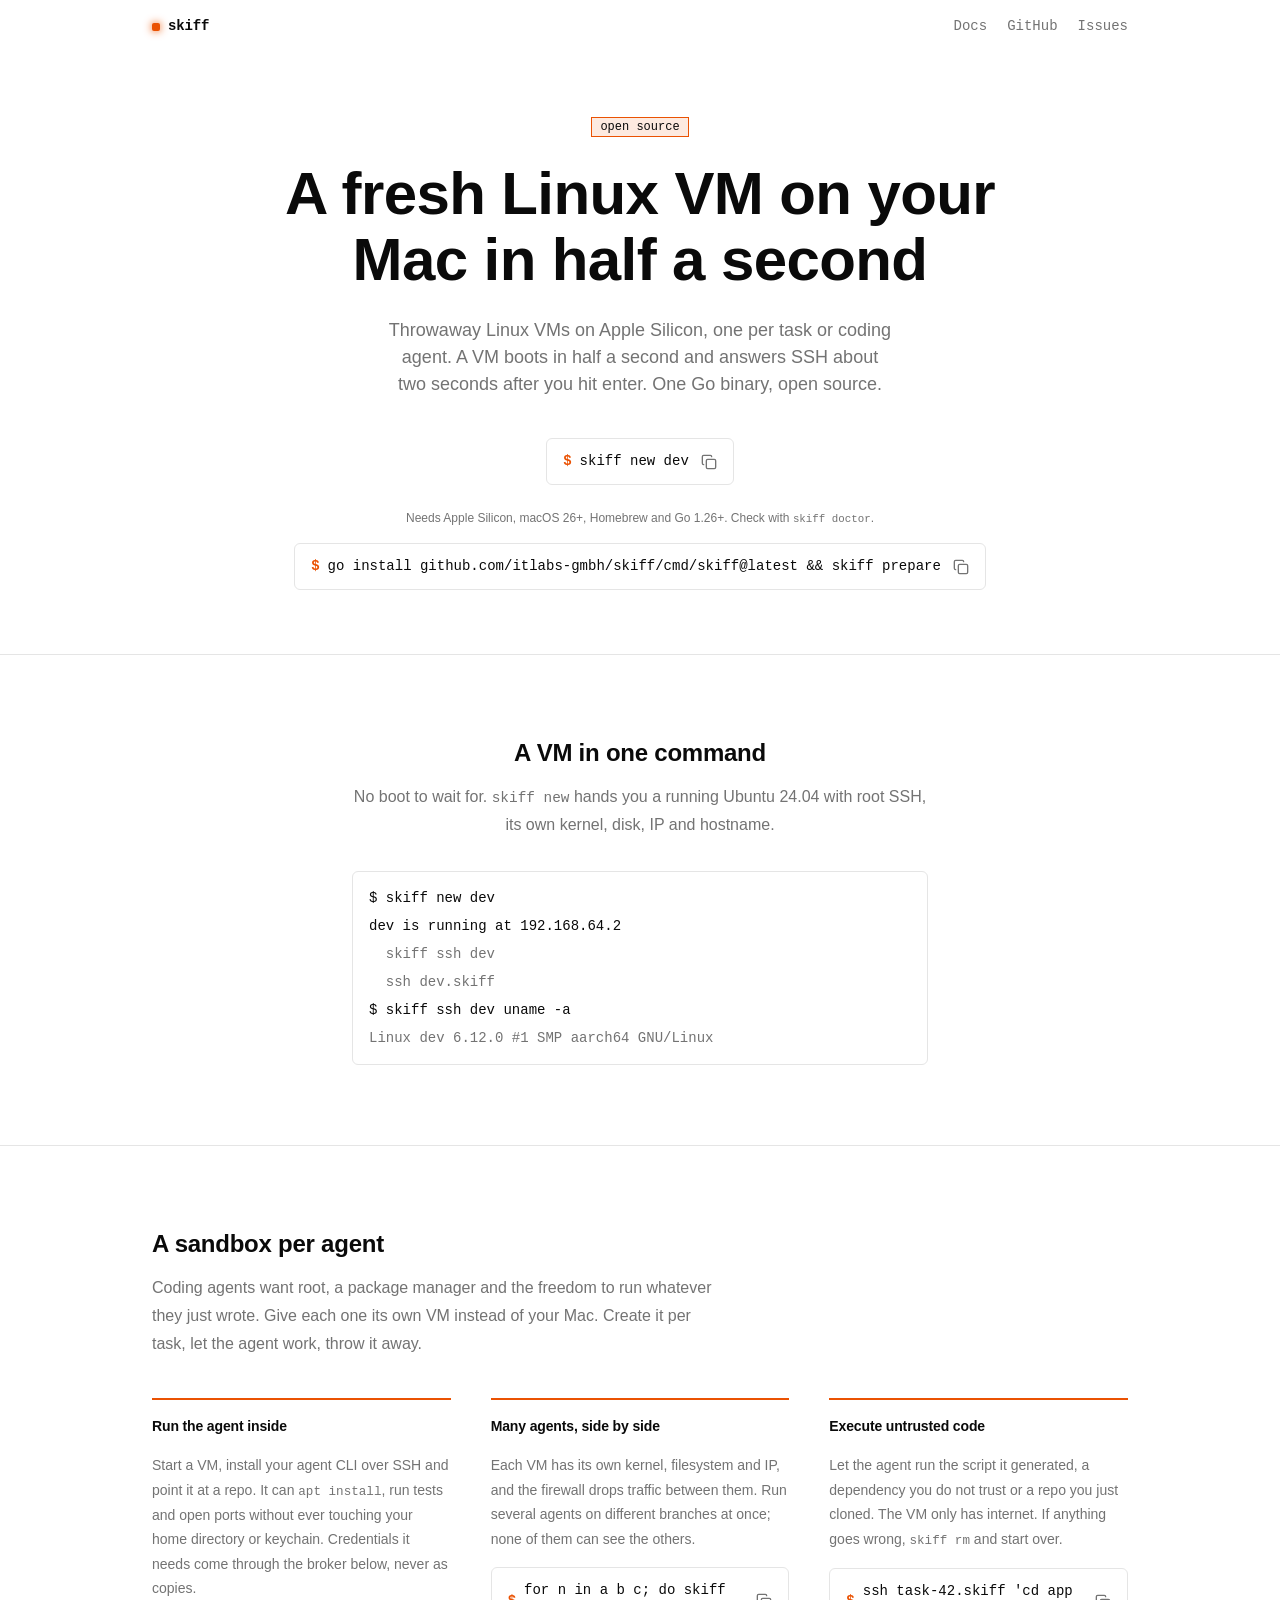
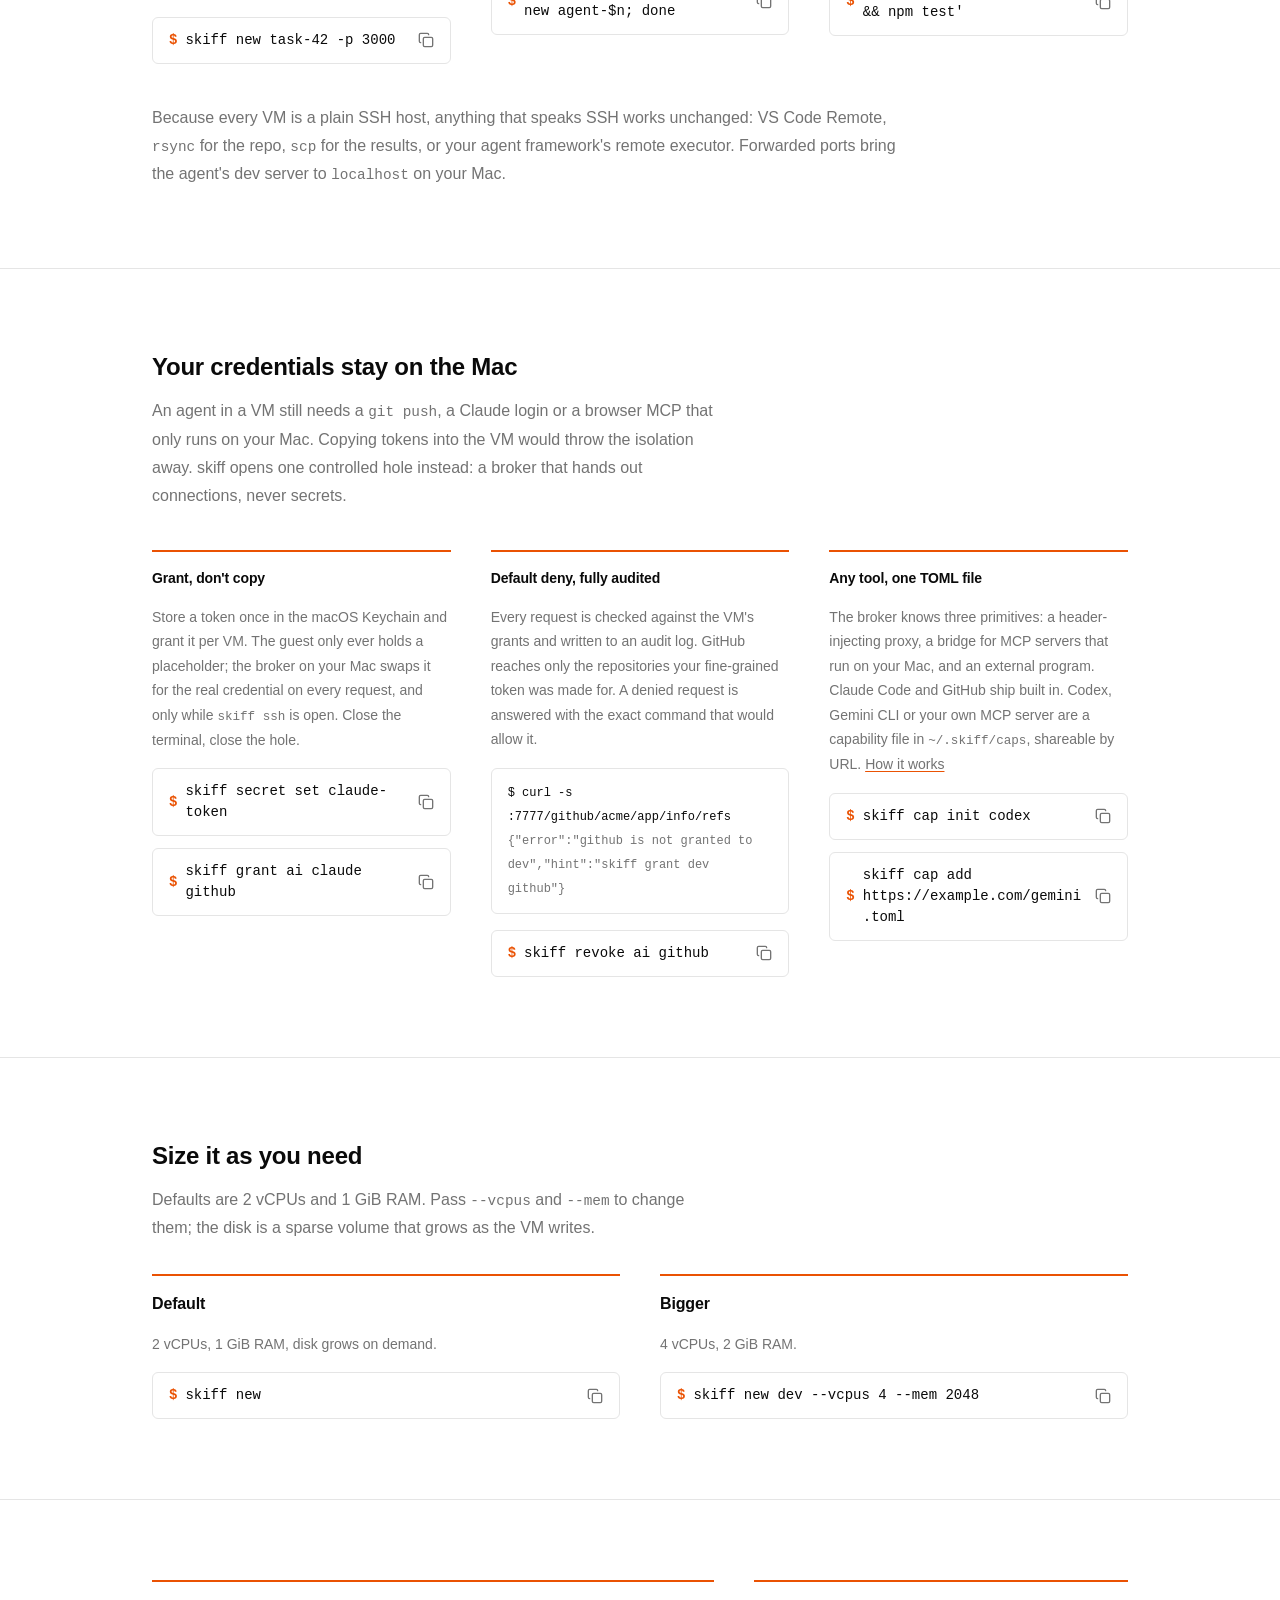
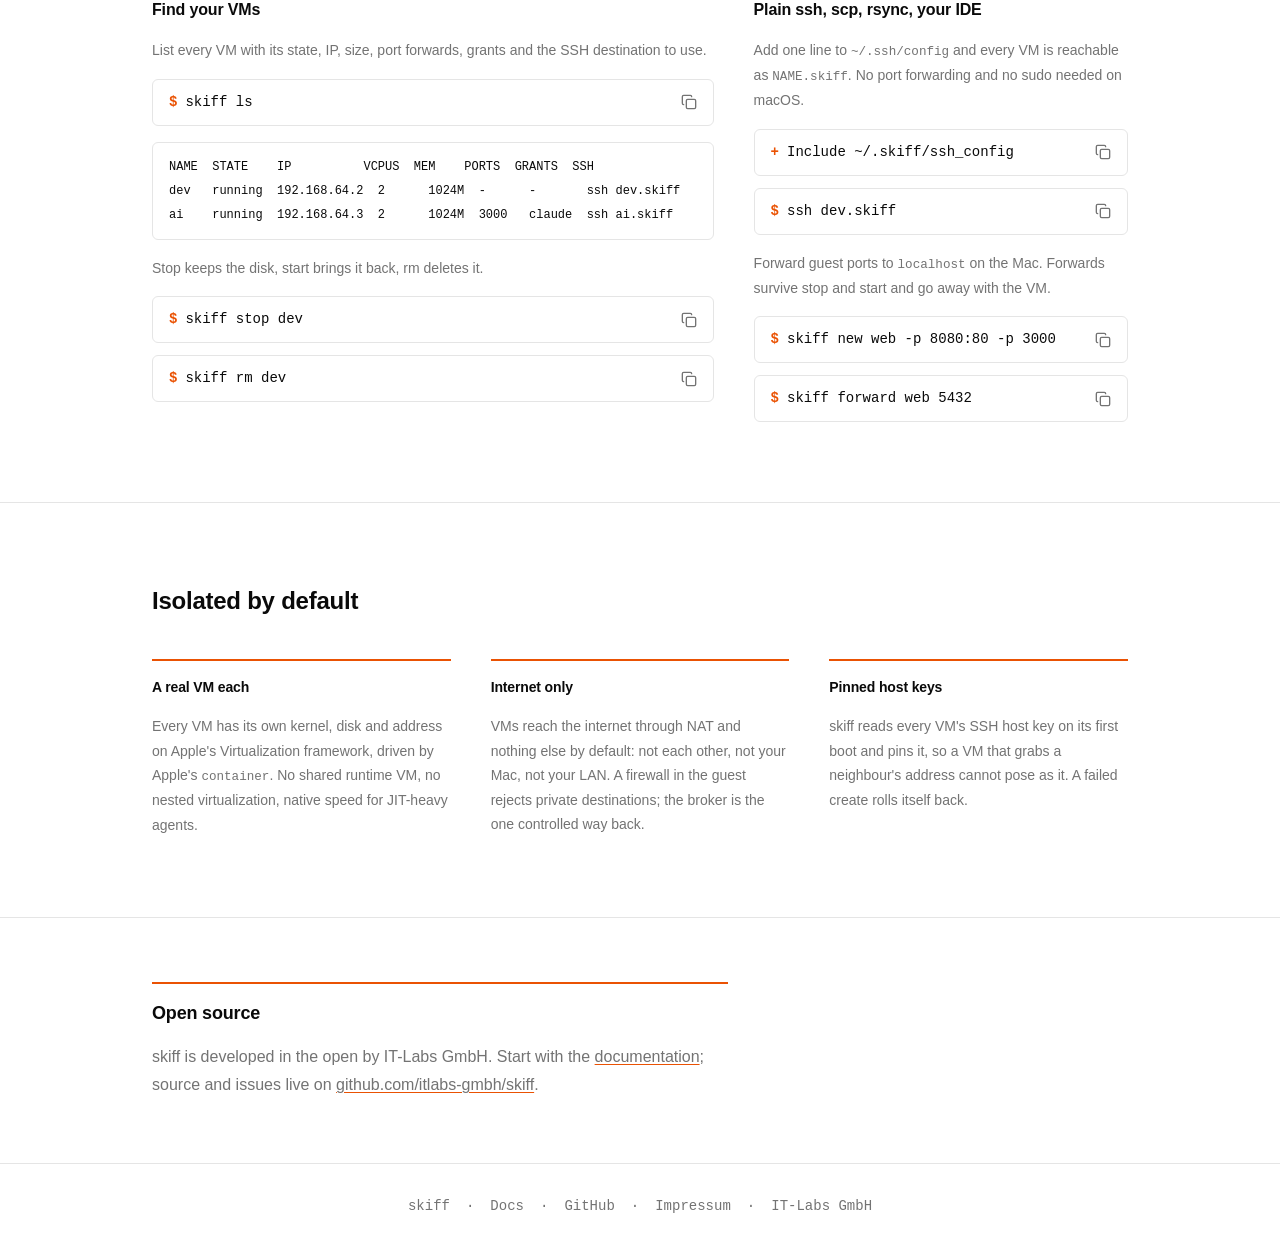
<file: website/index.html>
<!DOCTYPE html>
<html lang="en">
<head>
  <meta charset="utf-8">
  <meta name="viewport" content="width=device-width, initial-scale=1">
  <title>skiff – a fresh Linux VM on your Mac in half a second</title>
  <meta name="description" content="skiff creates throwaway Linux VMs on Apple Silicon, one per task or coding agent. A fresh VM boots in half a second and answers SSH two seconds after you hit enter. Open source.">
  <meta name="theme-color" content="#ffffff" media="(prefers-color-scheme: light)">
  <meta name="theme-color" content="#232323" media="(prefers-color-scheme: dark)">
  <meta property="og:title" content="skiff – a fresh Linux VM on your Mac in half a second">
  <meta property="og:description" content="Throwaway Linux VMs on Apple Silicon, one per task or agent. Boots in half a second, SSH in two. Open source.">
  <meta property="og:type" content="website">
  <meta property="og:site_name" content="skiff">
  <link rel="icon" href="favicon.svg" type="image/svg+xml">
  <link rel="stylesheet" href="style.css">
</head>
<body>
  <header class="container site-header">
    <a class="brand" href="./" aria-current="page">skiff</a>
    <nav class="site-nav" aria-label="Main navigation">
      <a href="docs.html">Docs</a>
      <a href="https://github.com/itlabs-gmbh/skiff">GitHub</a>
      <a href="https://github.com/itlabs-gmbh/skiff/issues">Issues</a>
    </nav>
  </header>

  <main>
    <section class="container hero" style="border-top:0">
      <span class="badge">open source</span>
      <h1>A fresh Linux VM on your Mac in half a second</h1>
      <p class="lead">Throwaway Linux VMs on Apple Silicon, one per task or coding agent. A VM boots in half a second and answers SSH about two seconds after you hit enter. One Go binary, open source.</p>

      <div class="cmd" data-copy="skiff new dev">
        <span class="prompt" aria-hidden="true">$</span>
        <span class="text">skiff new dev</span>
        <button type="button" aria-label="Copy skiff new dev to the clipboard"></button>
      </div>

      <div style="max-width:100%">
        <p class="hint">Needs Apple Silicon, macOS 26+, Homebrew and Go 1.26+. Check with <code>skiff doctor</code>.</p>
        <div class="cmd" data-copy="go install github.com/itlabs-gmbh/skiff/cmd/skiff@latest &amp;&amp; skiff prepare">
          <span class="prompt" aria-hidden="true">$</span>
          <span class="text">go install github.com/itlabs-gmbh/skiff/cmd/skiff@latest &amp;&amp; skiff prepare</span>
          <button type="button" aria-label="Copy the install command to the clipboard"></button>
        </div>
      </div>
    </section>

    <section>
      <div class="container section section--center">
        <h2>A VM in one command</h2>
        <p class="intro">No boot to wait for. <code>skiff new</code> hands you a running Ubuntu 24.04 with root SSH, its own kernel, disk, IP and hostname.</p>
        <div class="term">$ skiff new dev
dev is running at 192.168.64.2
<span class="dim">  skiff ssh dev</span>
<span class="dim">  ssh dev.skiff</span>
$ skiff ssh dev uname -a
<span class="dim">Linux dev 6.12.0 #1 SMP aarch64 GNU/Linux</span></div>
      </div>
    </section>

    <section>
      <div class="container section">
        <h2>A sandbox per agent</h2>
        <p class="intro">Coding agents want root, a package manager and the freedom to run whatever they just wrote. Give each one its own VM instead of your Mac. Create it per task, let the agent work, throw it away.</p>
        <div class="grid grid--3" style="margin-top:2.5rem">
          <div class="card">
            <h3 class="small">Run the agent inside</h3>
            <p>Start a VM, install your agent CLI over SSH and point it at a repo. It can <code>apt install</code>, run tests and open ports without ever touching your home directory or keychain. Credentials it needs come through the broker below, never as copies.</p>
            <div class="cmd" data-copy="skiff new task-42 -p 3000">
              <span class="prompt" aria-hidden="true">$</span>
              <span class="text">skiff new task-42 -p 3000</span>
              <button type="button" aria-label="Copy skiff new task-42 -p 3000 to the clipboard"></button>
            </div>
          </div>
          <div class="card">
            <h3 class="small">Many agents, side by side</h3>
            <p>Each VM has its own kernel, filesystem and IP, and the firewall drops traffic between them. Run several agents on different branches at once; none of them can see the others.</p>
            <div class="cmd" data-copy="for n in a b c; do skiff new agent-$n; done">
              <span class="prompt" aria-hidden="true">$</span>
              <span class="text">for n in a b c; do skiff new agent-$n; done</span>
              <button type="button" aria-label="Copy the loop that creates three agent VMs to the clipboard"></button>
            </div>
          </div>
          <div class="card">
            <h3 class="small">Execute untrusted code</h3>
            <p>Let the agent run the script it generated, a dependency you do not trust or a repo you just cloned. The VM only has internet. If anything goes wrong, <code>skiff rm</code> and start over.</p>
            <div class="cmd" data-copy="ssh task-42.skiff 'cd app &amp;&amp; npm test'">
              <span class="prompt" aria-hidden="true">$</span>
              <span class="text">ssh task-42.skiff 'cd app &amp;&amp; npm test'</span>
              <button type="button" aria-label="Copy the remote test command to the clipboard"></button>
            </div>
          </div>
        </div>
        <p class="intro" style="max-width:48rem;margin-top:2.5rem">Because every VM is a plain SSH host, anything that speaks SSH works unchanged: VS Code Remote, <code>rsync</code> for the repo, <code>scp</code> for the results, or your agent framework's remote executor. Forwarded ports bring the agent's dev server to <code>localhost</code> on your Mac.</p>
      </div>
    </section>

    <section>
      <div class="container section">
        <h2>Your credentials stay on the Mac</h2>
        <p class="intro">An agent in a VM still needs a <code>git push</code>, a Claude login or a browser MCP that only runs on your Mac. Copying tokens into the VM would throw the isolation away. skiff opens one controlled hole instead: a broker that hands out connections, never secrets.</p>
        <div class="grid grid--3" style="margin-top:2.5rem">
          <div class="card">
            <h3 class="small">Grant, don't copy</h3>
            <p>Store a token once in the macOS Keychain and grant it per VM. The guest only ever holds a placeholder; the broker on your Mac swaps it for the real credential on every request, and only while <code>skiff ssh</code> is open. Close the terminal, close the hole.</p>
            <div class="cmd" data-copy="skiff secret set claude-token">
              <span class="prompt" aria-hidden="true">$</span>
              <span class="text">skiff secret set claude-token</span>
              <button type="button" aria-label="Copy skiff secret set claude-token to the clipboard"></button>
            </div>
            <div class="cmd" data-copy="skiff grant ai claude github">
              <span class="prompt" aria-hidden="true">$</span>
              <span class="text">skiff grant ai claude github</span>
              <button type="button" aria-label="Copy the grant command to the clipboard"></button>
            </div>
          </div>
          <div class="card">
            <h3 class="small">Default deny, fully audited</h3>
            <p>Every request is checked against the VM's grants and written to an audit log. GitHub reaches only the repositories your fine-grained token was made for. A denied request is answered with the exact command that would allow it.</p>
            <div class="term term--wrap">$ curl -s :7777/github/acme/app/info/refs
<span class="dim">{"error":"github is not granted to dev","hint":"skiff grant dev github"}</span></div>
            <div class="cmd" data-copy="skiff revoke ai github">
              <span class="prompt" aria-hidden="true">$</span>
              <span class="text">skiff revoke ai github</span>
              <button type="button" aria-label="Copy the revoke command to the clipboard"></button>
            </div>
          </div>
          <div class="card">
            <h3 class="small">Any tool, one TOML file</h3>
            <p>The broker knows three primitives: a header-injecting proxy, a bridge for MCP servers that run on your Mac, and an external program. Claude Code and GitHub ship built in. Codex, Gemini CLI or your own MCP server are a capability file in <code>~/.skiff/caps</code>, shareable by URL. <a class="link" href="capabilities.html">How it works</a></p>
            <div class="cmd" data-copy="skiff cap init codex">
              <span class="prompt" aria-hidden="true">$</span>
              <span class="text">skiff cap init codex</span>
              <button type="button" aria-label="Copy skiff cap init codex to the clipboard"></button>
            </div>
            <div class="cmd" data-copy="skiff cap add https://example.com/gemini.toml">
              <span class="prompt" aria-hidden="true">$</span>
              <span class="text">skiff cap add https://example.com/gemini.toml</span>
              <button type="button" aria-label="Copy the cap add example to the clipboard"></button>
            </div>
          </div>
        </div>
      </div>
    </section>

    <section>
      <div class="container section">
        <h2>Size it as you need</h2>
        <p class="intro">Defaults are 2 vCPUs and 1 GiB RAM. Pass <code>--vcpus</code> and <code>--mem</code> to change them; the disk is a sparse volume that grows as the VM writes.</p>
        <div class="grid grid--2">
          <div class="card">
            <h3>Default</h3>
            <p>2 vCPUs, 1 GiB RAM, disk grows on demand.</p>
            <div class="cmd" data-copy="skiff new">
              <span class="prompt" aria-hidden="true">$</span>
              <span class="text">skiff new</span>
              <button type="button" aria-label="Copy skiff new to the clipboard"></button>
            </div>
          </div>
          <div class="card">
            <h3>Bigger</h3>
            <p>4 vCPUs, 2 GiB RAM.</p>
            <div class="cmd" data-copy="skiff new dev --vcpus 4 --mem 2048">
              <span class="prompt" aria-hidden="true">$</span>
              <span class="text">skiff new dev --vcpus 4 --mem 2048</span>
              <button type="button" aria-label="Copy the sized create command to the clipboard"></button>
            </div>
          </div>
        </div>
      </div>
    </section>

    <section>
      <div class="container section grid grid--2 grid--wide-left" style="margin-top:0">
        <div class="card">
          <h2>Find your VMs</h2>
          <p>List every VM with its state, IP, size, port forwards, grants and the SSH destination to use.</p>
          <div class="cmd" data-copy="skiff ls">
            <span class="prompt" aria-hidden="true">$</span>
            <span class="text">skiff ls</span>
            <button type="button" aria-label="Copy skiff ls to the clipboard"></button>
          </div>
          <div class="term">NAME  STATE    IP          VCPUS  MEM    PORTS  GRANTS  SSH
dev   running  192.168.64.2  2      1024M  -      -       ssh dev.skiff
ai    running  192.168.64.3  2      1024M  3000   claude  ssh ai.skiff</div>
          <p>Stop keeps the disk, start brings it back, rm deletes it.</p>
          <div class="cmd" data-copy="skiff stop dev">
            <span class="prompt" aria-hidden="true">$</span>
            <span class="text">skiff stop dev</span>
            <button type="button" aria-label="Copy skiff stop dev to the clipboard"></button>
          </div>
          <div class="cmd" data-copy="skiff rm dev">
            <span class="prompt" aria-hidden="true">$</span>
            <span class="text">skiff rm dev</span>
            <button type="button" aria-label="Copy skiff rm dev to the clipboard"></button>
          </div>
        </div>
        <div class="card">
          <h2>Plain ssh, scp, rsync, your IDE</h2>
          <p>Add one line to <code>~/.ssh/config</code> and every VM is reachable as <code>NAME.skiff</code>. No port forwarding and no sudo needed on macOS.</p>
          <div class="cmd" data-copy="Include ~/.skiff/ssh_config">
            <span class="prompt" aria-hidden="true">+</span>
            <span class="text">Include ~/.skiff/ssh_config</span>
            <button type="button" aria-label="Copy the ssh config Include line to the clipboard"></button>
          </div>
          <div class="cmd" data-copy="ssh dev.skiff">
            <span class="prompt" aria-hidden="true">$</span>
            <span class="text">ssh dev.skiff</span>
            <button type="button" aria-label="Copy ssh dev.skiff to the clipboard"></button>
          </div>
          <p>Forward guest ports to <code>localhost</code> on the Mac. Forwards survive stop and start and go away with the VM.</p>
          <div class="cmd" data-copy="skiff new web -p 8080:80 -p 3000">
            <span class="prompt" aria-hidden="true">$</span>
            <span class="text">skiff new web -p 8080:80 -p 3000</span>
            <button type="button" aria-label="Copy the port forward example to the clipboard"></button>
          </div>
          <div class="cmd" data-copy="skiff forward web 5432">
            <span class="prompt" aria-hidden="true">$</span>
            <span class="text">skiff forward web 5432</span>
            <button type="button" aria-label="Copy skiff forward web 5432 to the clipboard"></button>
          </div>
        </div>
      </div>
    </section>

    <section>
      <div class="container section">
        <h2>Isolated by default</h2>
        <div class="grid grid--3" style="margin-top:2.5rem">
          <div class="card">
            <h3 class="small">A real VM each</h3>
            <p>Every VM has its own kernel, disk and address on Apple's Virtualization framework, driven by Apple's <code>container</code>. No shared runtime VM, no nested virtualization, native speed for JIT-heavy agents.</p>
          </div>
          <div class="card">
            <h3 class="small">Internet only</h3>
            <p>VMs reach the internet through NAT and nothing else by default: not each other, not your Mac, not your LAN. A firewall in the guest rejects private destinations; the broker is the one controlled way back.</p>
          </div>
          <div class="card">
            <h3 class="small">Pinned host keys</h3>
            <p>skiff reads every VM's SSH host key on its first boot and pins it, so a VM that grabs a neighbour's address cannot pose as it. A failed create rolls itself back.</p>
          </div>
        </div>
      </div>
    </section>

        <section>
      <div class="container section" style="padding-top:4rem;padding-bottom:4rem">
        <div class="narrow">
          <h2>Open source</h2>
          <p>skiff is developed in the open by IT-Labs GmbH. Start with the <a class="link" href="docs.html">documentation</a>; source and issues live on <a class="link" href="https://github.com/itlabs-gmbh/skiff">github.com/itlabs-gmbh/skiff</a>.</p>
        </div>
      </div>
    </section>
  </main>

  <footer class="site-footer">
    <div class="container">
      <a href="./" aria-current="page">skiff</a>
      <span aria-hidden="true">·</span>
      <a href="docs.html">Docs</a>
      <span aria-hidden="true">·</span>
      <a href="https://github.com/itlabs-gmbh/skiff">GitHub</a>
      <span aria-hidden="true">·</span>
      <a href="impressum.html">Impressum</a>
      <span aria-hidden="true">·</span>
      <a href="https://www.it-labs.de">IT-Labs GmbH</a>
    </div>
  </footer>

  <script src="copy.js" defer></script>
</body>
</html>
</file>
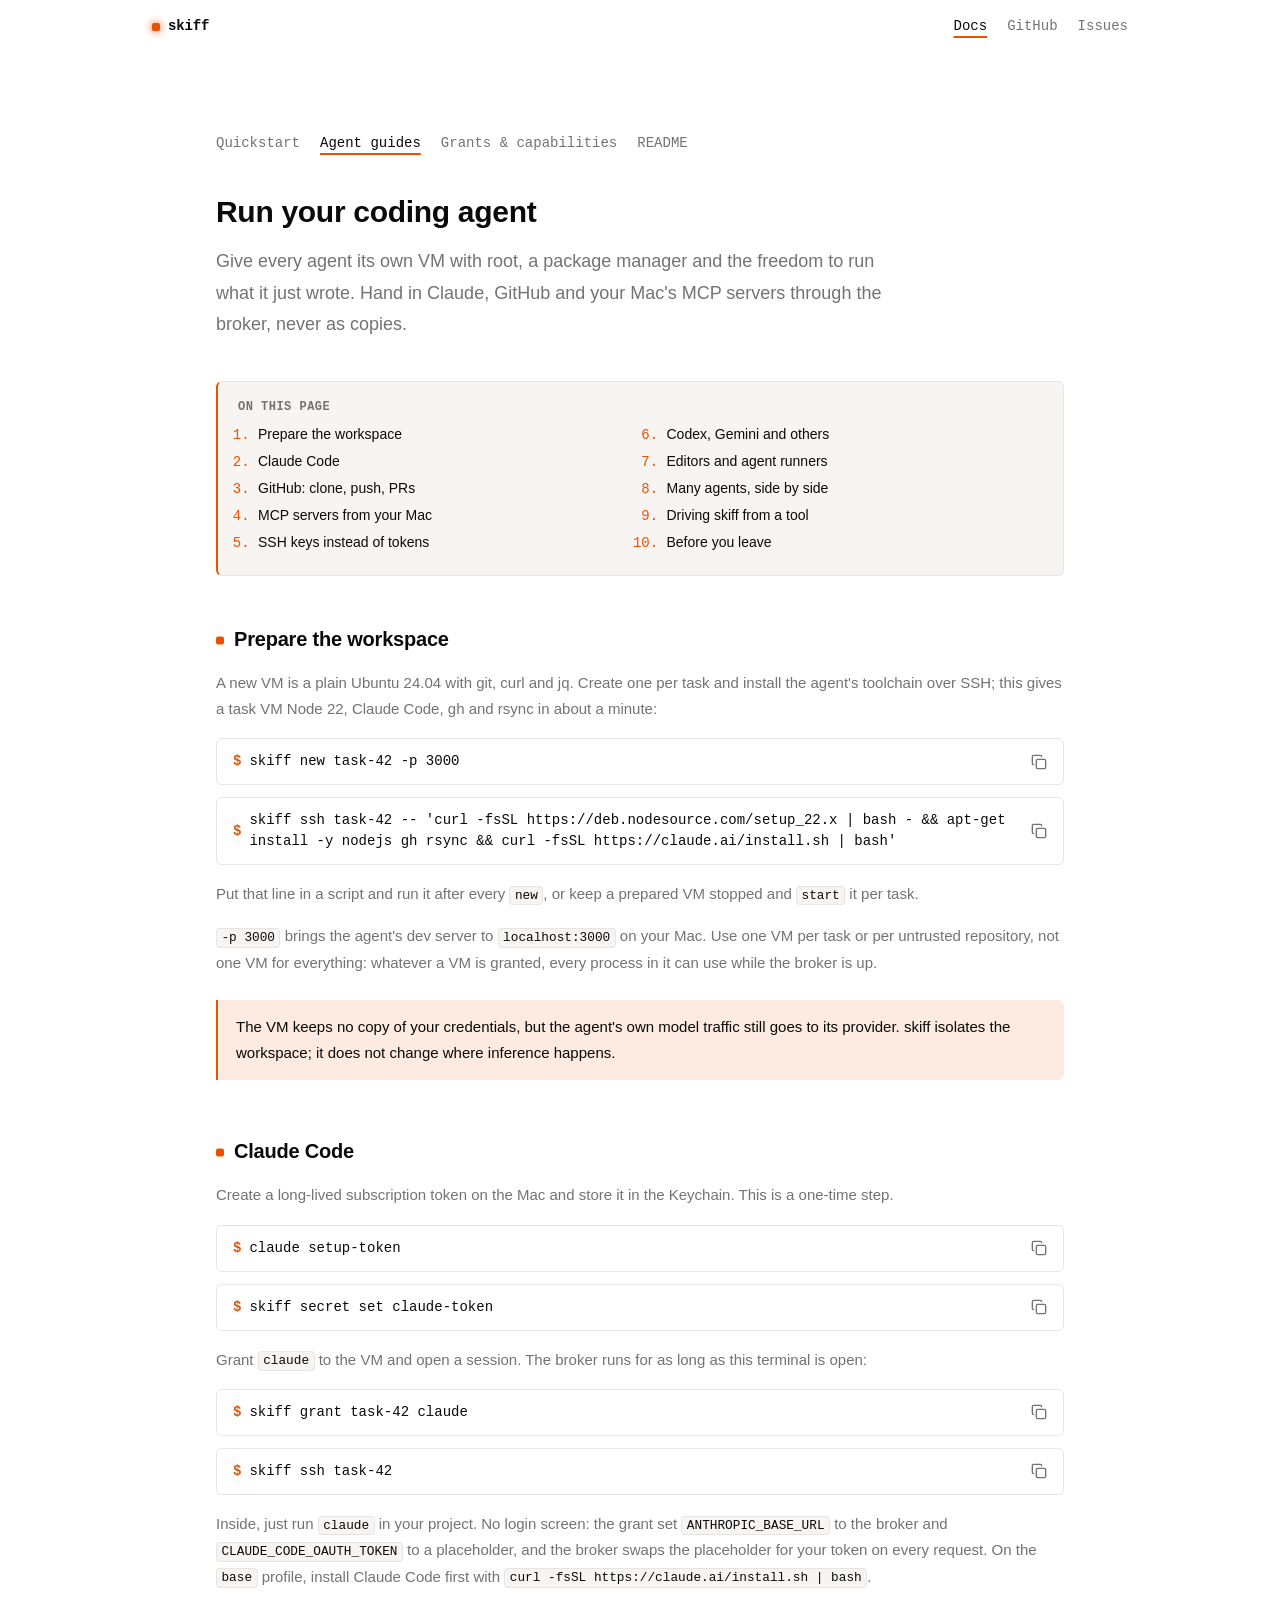
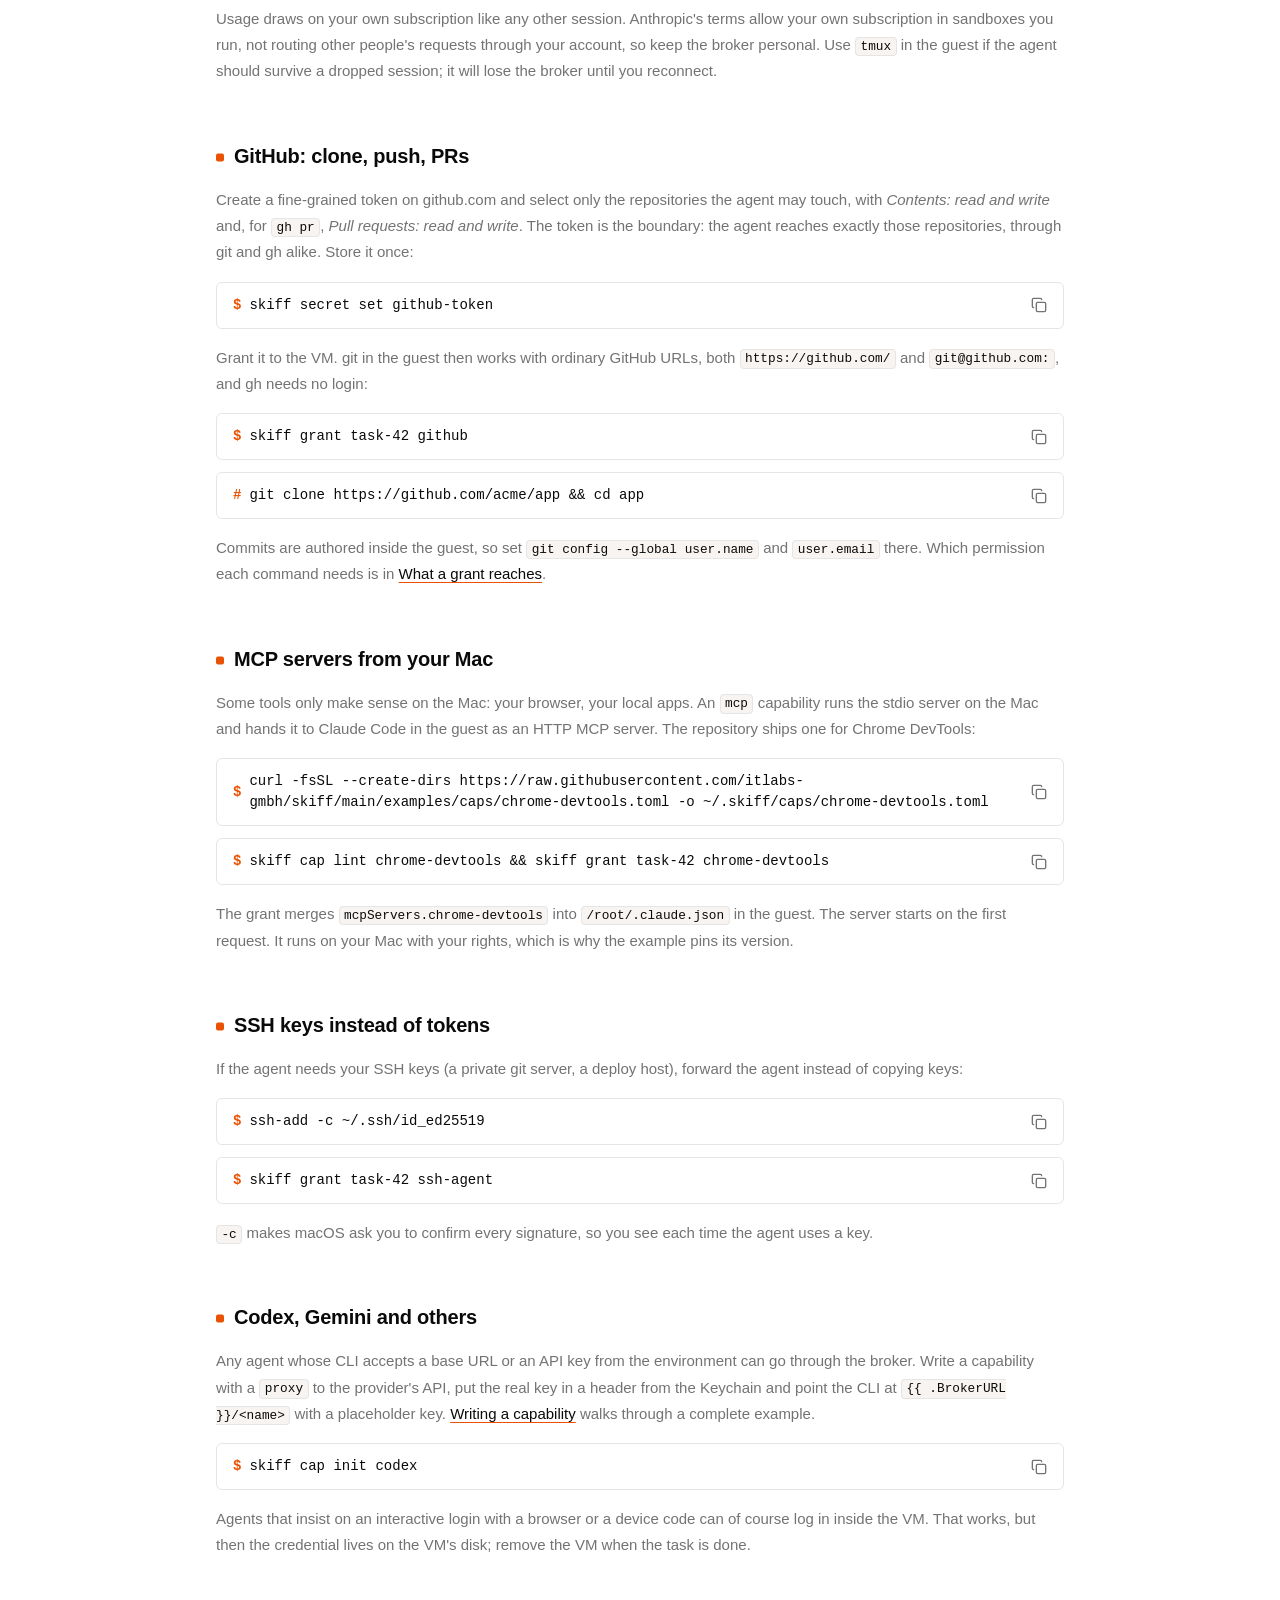
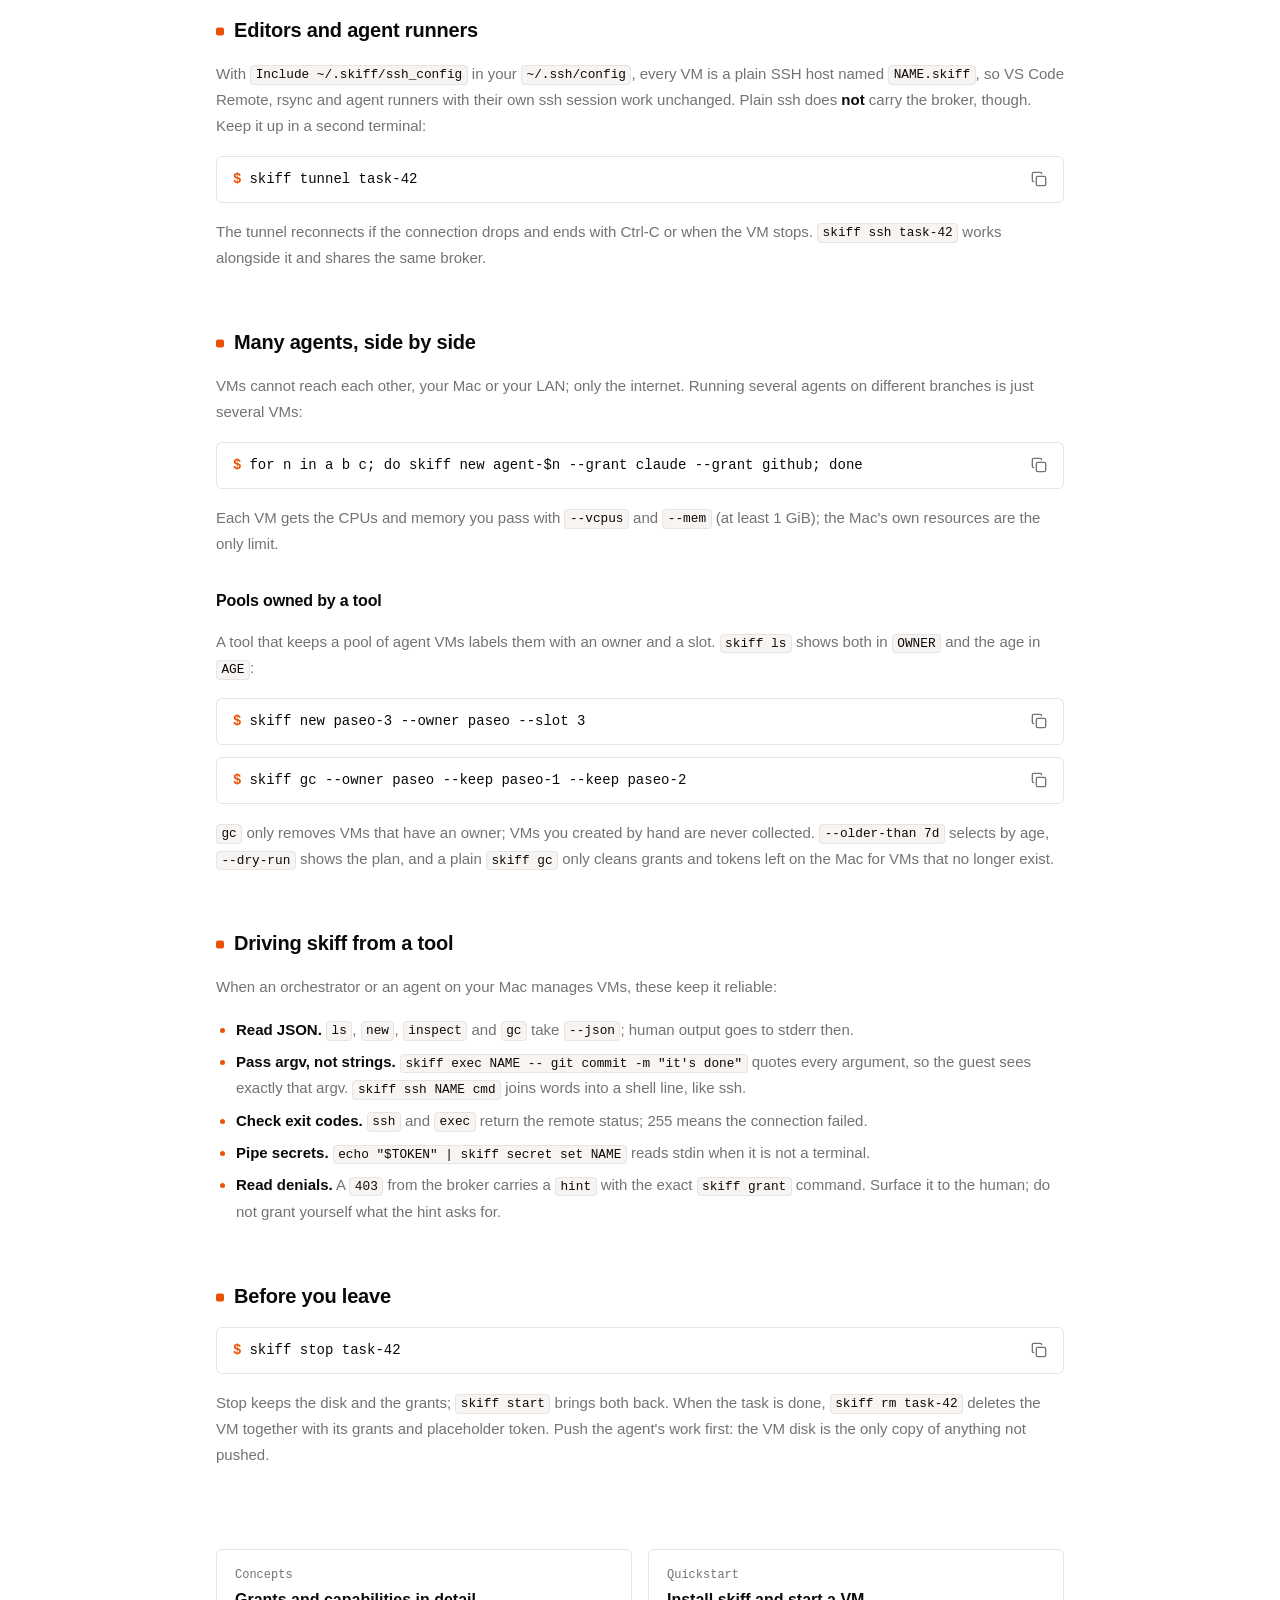
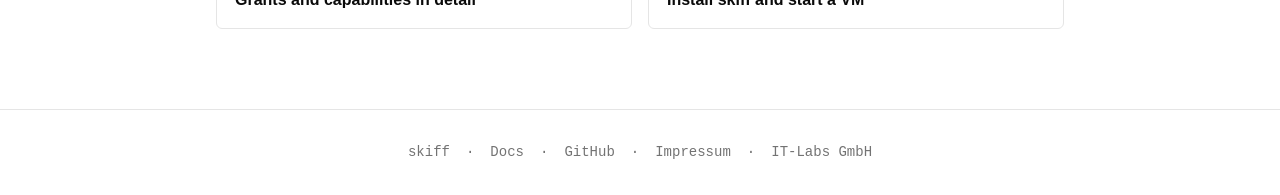
<file: website/agents.html>
<!DOCTYPE html>
<html lang="en">
<head>
  <meta charset="utf-8">
  <meta name="viewport" content="width=device-width, initial-scale=1">
  <title>Agent guides – skiff docs</title>
  <meta name="description" content="Run Claude Code and other coding agents in their own Linux VM on your Mac, with GitHub, MCP servers and SSH keys handed in through the broker.">
  <meta name="theme-color" content="#ffffff" media="(prefers-color-scheme: light)">
  <meta name="theme-color" content="#232323" media="(prefers-color-scheme: dark)">
  <link rel="icon" href="favicon.svg" type="image/svg+xml">
  <link rel="stylesheet" href="style.css">
  <link rel="stylesheet" href="docs.css">
</head>
<body>
  <header class="container site-header">
    <a class="brand" href="./">skiff</a>
    <nav class="site-nav" aria-label="Main navigation">
      <a href="docs.html" aria-current="true">Docs</a>
      <a href="https://github.com/itlabs-gmbh/skiff">GitHub</a>
      <a href="https://github.com/itlabs-gmbh/skiff/issues">Issues</a>
    </nav>
  </header>

  <main class="docs">
    <nav class="docs-nav" aria-label="Documentation">
      <a href="docs.html">Quickstart</a>
      <a href="agents.html" aria-current="page">Agent guides</a>
      <a href="capabilities.html">Grants &amp; capabilities</a>
      <a href="https://github.com/itlabs-gmbh/skiff#readme">README</a>
    </nav>

    <h1>Run your coding agent</h1>
    <p class="lead">Give every agent its own VM with root, a package manager and the freedom to run what it just wrote. Hand in Claude, GitHub and your Mac's MCP servers through the broker, never as copies.</p>

    <nav class="toc" aria-label="On this page">
      <strong>On this page</strong>
      <ol>
        <li><a href="#workspace">Prepare the workspace</a></li>
        <li><a href="#claude">Claude Code</a></li>
        <li><a href="#github">GitHub: clone, push, PRs</a></li>
        <li><a href="#mcp">MCP servers from your Mac</a></li>
        <li><a href="#ssh-keys">SSH keys instead of tokens</a></li>
        <li><a href="#other">Codex, Gemini and others</a></li>
        <li><a href="#runners">Editors and agent runners</a></li>
        <li><a href="#pools">Many agents, side by side</a></li>
        <li><a href="#automation">Driving skiff from a tool</a></li>
        <li><a href="#leave">Before you leave</a></li>
      </ol>
    </nav>

    <div class="prose">

      <section id="workspace">
        <h2>Prepare the workspace</h2>
        <p>A new VM is a plain Ubuntu 24.04 with git, curl and jq. Create one per task and install the agent's toolchain over SSH; this gives a task VM Node 22, Claude Code, gh and rsync in about a minute:</p>
        <div class="cmd" data-copy="skiff new task-42 -p 3000">
          <span class="prompt" aria-hidden="true">$</span>
          <span class="text">skiff new task-42 -p 3000</span>
          <button type="button" aria-label="Copy the create command to the clipboard"></button>
        </div>
        <div class="cmd" data-copy="skiff ssh task-42 -- 'curl -fsSL https://deb.nodesource.com/setup_22.x | bash - &amp;&amp; apt-get install -y nodejs gh rsync &amp;&amp; curl -fsSL https://claude.ai/install.sh | bash'">
          <span class="prompt" aria-hidden="true">$</span>
          <span class="text">skiff ssh task-42 -- 'curl -fsSL https://deb.nodesource.com/setup_22.x | bash - &amp;&amp; apt-get install -y nodejs gh rsync &amp;&amp; curl -fsSL https://claude.ai/install.sh | bash'</span>
          <button type="button" aria-label="Copy the toolchain install command to the clipboard"></button>
        </div>
        <p>Put that line in a script and run it after every <code>new</code>, or keep a prepared VM stopped and <code>start</code> it per task.</p>
        <p><code>-p 3000</code> brings the agent's dev server to <code>localhost:3000</code> on your Mac. Use one VM per task or per untrusted repository, not one VM for everything: whatever a VM is granted, every process in it can use while the broker is up.</p>
        <div class="callout">
          <p>The VM keeps no copy of your credentials, but the agent's own model traffic still goes to its provider. skiff isolates the workspace; it does not change where inference happens.</p>
        </div>
      </section>

      <section id="claude">
        <h2>Claude Code</h2>
        <p>Create a long-lived subscription token on the Mac and store it in the Keychain. This is a one-time step.</p>
        <div class="cmd" data-copy="claude setup-token">
          <span class="prompt" aria-hidden="true">$</span>
          <span class="text">claude setup-token</span>
          <button type="button" aria-label="Copy claude setup-token to the clipboard"></button>
        </div>
        <div class="cmd" data-copy="skiff secret set claude-token">
          <span class="prompt" aria-hidden="true">$</span>
          <span class="text">skiff secret set claude-token</span>
          <button type="button" aria-label="Copy skiff secret set claude-token to the clipboard"></button>
        </div>
        <p>Grant <code>claude</code> to the VM and open a session. The broker runs for as long as this terminal is open:</p>
        <div class="cmd" data-copy="skiff grant task-42 claude">
          <span class="prompt" aria-hidden="true">$</span>
          <span class="text">skiff grant task-42 claude</span>
          <button type="button" aria-label="Copy skiff grant task-42 claude to the clipboard"></button>
        </div>
        <div class="cmd" data-copy="skiff ssh task-42">
          <span class="prompt" aria-hidden="true">$</span>
          <span class="text">skiff ssh task-42</span>
          <button type="button" aria-label="Copy skiff ssh task-42 to the clipboard"></button>
        </div>
        <p>Inside, just run <code>claude</code> in your project. No login screen: the grant set <code>ANTHROPIC_BASE_URL</code> to the broker and <code>CLAUDE_CODE_OAUTH_TOKEN</code> to a placeholder, and the broker swaps the placeholder for your token on every request. On the <code>base</code> profile, install Claude Code first with <code>curl -fsSL https://claude.ai/install.sh | bash</code>.</p>
        <p>Usage draws on your own subscription like any other session. Anthropic's terms allow your own subscription in sandboxes you run, not routing other people's requests through your account, so keep the broker personal. Use <code>tmux</code> in the guest if the agent should survive a dropped session; it will lose the broker until you reconnect.</p>
      </section>

      <section id="github">
        <h2>GitHub: clone, push, PRs</h2>
        <p>Create a fine-grained token on github.com and select only the repositories the agent may touch, with <em>Contents: read and write</em> and, for <code>gh pr</code>, <em>Pull requests: read and write</em>. The token is the boundary: the agent reaches exactly those repositories, through git and gh alike. Store it once:</p>
        <div class="cmd" data-copy="skiff secret set github-token">
          <span class="prompt" aria-hidden="true">$</span>
          <span class="text">skiff secret set github-token</span>
          <button type="button" aria-label="Copy skiff secret set github-token to the clipboard"></button>
        </div>
        <p>Grant it to the VM. git in the guest then works with ordinary GitHub URLs, both <code>https://github.com/</code> and <code>git@github.com:</code>, and gh needs no login:</p>
        <div class="cmd" data-copy="skiff grant task-42 github">
          <span class="prompt" aria-hidden="true">$</span>
          <span class="text">skiff grant task-42 github</span>
          <button type="button" aria-label="Copy the GitHub grant command to the clipboard"></button>
        </div>
        <div class="cmd" data-copy="git clone https://github.com/acme/app &amp;&amp; cd app">
          <span class="prompt" aria-hidden="true">#</span>
          <span class="text">git clone https://github.com/acme/app &amp;&amp; cd app</span>
          <button type="button" aria-label="Copy the clone command to the clipboard"></button>
        </div>
        <p>Commits are authored inside the guest, so set <code>git config --global user.name</code> and <code>user.email</code> there. Which permission each command needs is in <a href="capabilities.html#reach">What a grant reaches</a>.</p>
      </section>

      <section id="mcp">
        <h2>MCP servers from your Mac</h2>
        <p>Some tools only make sense on the Mac: your browser, your local apps. An <code>mcp</code> capability runs the stdio server on the Mac and hands it to Claude Code in the guest as an HTTP MCP server. The repository ships one for Chrome DevTools:</p>
        <div class="cmd" data-copy="curl -fsSL --create-dirs https://raw.githubusercontent.com/itlabs-gmbh/skiff/main/examples/caps/chrome-devtools.toml -o ~/.skiff/caps/chrome-devtools.toml">
          <span class="prompt" aria-hidden="true">$</span>
          <span class="text">curl -fsSL --create-dirs https://raw.githubusercontent.com/itlabs-gmbh/skiff/main/examples/caps/chrome-devtools.toml -o ~/.skiff/caps/chrome-devtools.toml</span>
          <button type="button" aria-label="Copy the download command to the clipboard"></button>
        </div>
        <div class="cmd" data-copy="skiff cap lint chrome-devtools &amp;&amp; skiff grant task-42 chrome-devtools">
          <span class="prompt" aria-hidden="true">$</span>
          <span class="text">skiff cap lint chrome-devtools &amp;&amp; skiff grant task-42 chrome-devtools</span>
          <button type="button" aria-label="Copy the lint and grant command to the clipboard"></button>
        </div>
        <p>The grant merges <code>mcpServers.chrome-devtools</code> into <code>/root/.claude.json</code> in the guest. The server starts on the first request. It runs on your Mac with your rights, which is why the example pins its version.</p>
      </section>

      <section id="ssh-keys">
        <h2>SSH keys instead of tokens</h2>
        <p>If the agent needs your SSH keys (a private git server, a deploy host), forward the agent instead of copying keys:</p>
        <div class="cmd" data-copy="ssh-add -c ~/.ssh/id_ed25519">
          <span class="prompt" aria-hidden="true">$</span>
          <span class="text">ssh-add -c ~/.ssh/id_ed25519</span>
          <button type="button" aria-label="Copy the ssh-add command to the clipboard"></button>
        </div>
        <div class="cmd" data-copy="skiff grant task-42 ssh-agent">
          <span class="prompt" aria-hidden="true">$</span>
          <span class="text">skiff grant task-42 ssh-agent</span>
          <button type="button" aria-label="Copy the ssh-agent grant to the clipboard"></button>
        </div>
        <p><code>-c</code> makes macOS ask you to confirm every signature, so you see each time the agent uses a key.</p>
      </section>

      <section id="other">
        <h2>Codex, Gemini and others</h2>
        <p>Any agent whose CLI accepts a base URL or an API key from the environment can go through the broker. Write a capability with a <code>proxy</code> to the provider's API, put the real key in a header from the Keychain and point the CLI at <code>{{ .BrokerURL }}/&lt;name&gt;</code> with a placeholder key. <a href="capabilities.html#writing">Writing a capability</a> walks through a complete example.</p>
        <div class="cmd" data-copy="skiff cap init codex">
          <span class="prompt" aria-hidden="true">$</span>
          <span class="text">skiff cap init codex</span>
          <button type="button" aria-label="Copy skiff cap init codex to the clipboard"></button>
        </div>
        <p>Agents that insist on an interactive login with a browser or a device code can of course log in inside the VM. That works, but then the credential lives on the VM's disk; remove the VM when the task is done.</p>
      </section>

      <section id="runners">
        <h2>Editors and agent runners</h2>
        <p>With <code>Include ~/.skiff/ssh_config</code> in your <code>~/.ssh/config</code>, every VM is a plain SSH host named <code>NAME.skiff</code>, so VS Code Remote, rsync and agent runners with their own ssh session work unchanged. Plain ssh does <strong>not</strong> carry the broker, though. Keep it up in a second terminal:</p>
        <div class="cmd" data-copy="skiff tunnel task-42">
          <span class="prompt" aria-hidden="true">$</span>
          <span class="text">skiff tunnel task-42</span>
          <button type="button" aria-label="Copy skiff tunnel task-42 to the clipboard"></button>
        </div>
        <p>The tunnel reconnects if the connection drops and ends with Ctrl-C or when the VM stops. <code>skiff ssh task-42</code> works alongside it and shares the same broker.</p>
      </section>

      <section id="pools">
        <h2>Many agents, side by side</h2>
        <p>VMs cannot reach each other, your Mac or your LAN; only the internet. Running several agents on different branches is just several VMs:</p>
        <div class="cmd" data-copy="for n in a b c; do skiff new agent-$n --grant claude --grant github; done">
          <span class="prompt" aria-hidden="true">$</span>
          <span class="text">for n in a b c; do skiff new agent-$n --grant claude --grant github; done</span>
          <button type="button" aria-label="Copy the loop that creates three agent VMs to the clipboard"></button>
        </div>
        <p>Each VM gets the CPUs and memory you pass with <code>--vcpus</code> and <code>--mem</code> (at least 1 GiB); the Mac's own resources are the only limit.</p>

        <h3>Pools owned by a tool</h3>
        <p>A tool that keeps a pool of agent VMs labels them with an owner and a slot. <code>skiff ls</code> shows both in <code>OWNER</code> and the age in <code>AGE</code>:</p>
        <div class="cmd" data-copy="skiff new paseo-3 --owner paseo --slot 3">
          <span class="prompt" aria-hidden="true">$</span>
          <span class="text">skiff new paseo-3 --owner paseo --slot 3</span>
          <button type="button" aria-label="Copy the owned create command to the clipboard"></button>
        </div>
        <div class="cmd" data-copy="skiff gc --owner paseo --keep paseo-1 --keep paseo-2">
          <span class="prompt" aria-hidden="true">$</span>
          <span class="text">skiff gc --owner paseo --keep paseo-1 --keep paseo-2</span>
          <button type="button" aria-label="Copy the gc command to the clipboard"></button>
        </div>
        <p><code>gc</code> only removes VMs that have an owner; VMs you created by hand are never collected. <code>--older-than 7d</code> selects by age, <code>--dry-run</code> shows the plan, and a plain <code>skiff gc</code> only cleans grants and tokens left on the Mac for VMs that no longer exist.</p>
      </section>

      <section id="automation">
        <h2>Driving skiff from a tool</h2>
        <p>When an orchestrator or an agent on your Mac manages VMs, these keep it reliable:</p>
        <ul>
          <li><strong>Read JSON.</strong> <code>ls</code>, <code>new</code>, <code>inspect</code> and <code>gc</code> take <code>--json</code>; human output goes to stderr then.</li>
          <li><strong>Pass argv, not strings.</strong> <code>skiff exec NAME -- git commit -m "it's done"</code> quotes every argument, so the guest sees exactly that argv. <code>skiff ssh NAME cmd</code> joins words into a shell line, like ssh.</li>
          <li><strong>Check exit codes.</strong> <code>ssh</code> and <code>exec</code> return the remote status; 255 means the connection failed.</li>
          <li><strong>Pipe secrets.</strong> <code>echo "$TOKEN" | skiff secret set NAME</code> reads stdin when it is not a terminal.</li>
          <li><strong>Read denials.</strong> A <code>403</code> from the broker carries a <code>hint</code> with the exact <code>skiff grant</code> command. Surface it to the human; do not grant yourself what the hint asks for.</li>
        </ul>
      </section>

      <section id="leave">
        <h2>Before you leave</h2>
        <div class="cmd" data-copy="skiff stop task-42">
          <span class="prompt" aria-hidden="true">$</span>
          <span class="text">skiff stop task-42</span>
          <button type="button" aria-label="Copy skiff stop task-42 to the clipboard"></button>
        </div>
        <p>Stop keeps the disk and the grants; <code>skiff start</code> brings both back. When the task is done, <code>skiff rm task-42</code> deletes the VM together with its grants and placeholder token. Push the agent's work first: the VM disk is the only copy of anything not pushed.</p>
      </section>

    </div>

    <nav class="next" aria-label="Read next">
      <a href="capabilities.html"><span>Concepts</span><strong>Grants and capabilities in detail</strong></a>
      <a href="docs.html"><span>Quickstart</span><strong>Install skiff and start a VM</strong></a>
    </nav>
  </main>

  <footer class="site-footer">
    <div class="container">
      <a href="./">skiff</a>
      <span aria-hidden="true">·</span>
      <a href="docs.html">Docs</a>
      <span aria-hidden="true">·</span>
      <a href="https://github.com/itlabs-gmbh/skiff">GitHub</a>
      <span aria-hidden="true">·</span>
      <a href="impressum.html">Impressum</a>
      <span aria-hidden="true">·</span>
      <a href="https://www.it-labs.de">IT-Labs GmbH</a>
    </div>
  </footer>

  <script src="copy.js" defer></script>
</body>
</html>
</file>
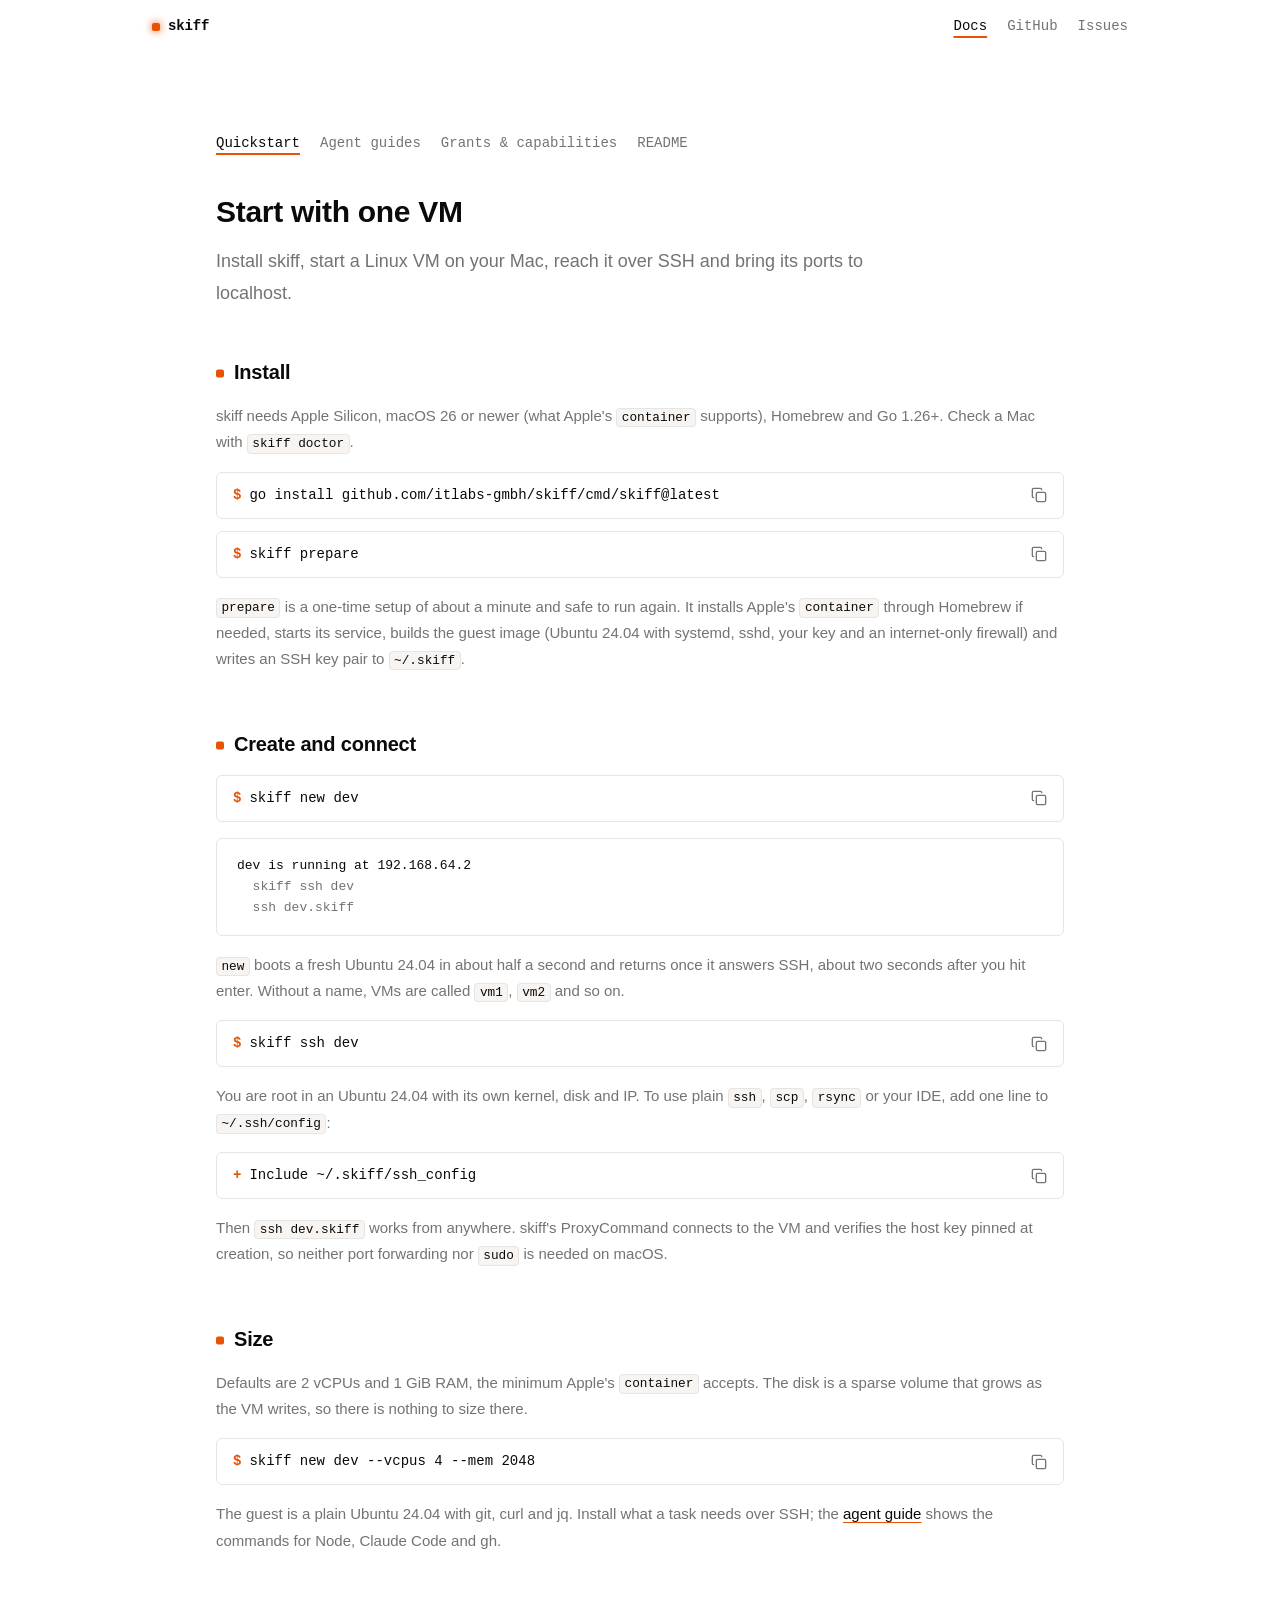
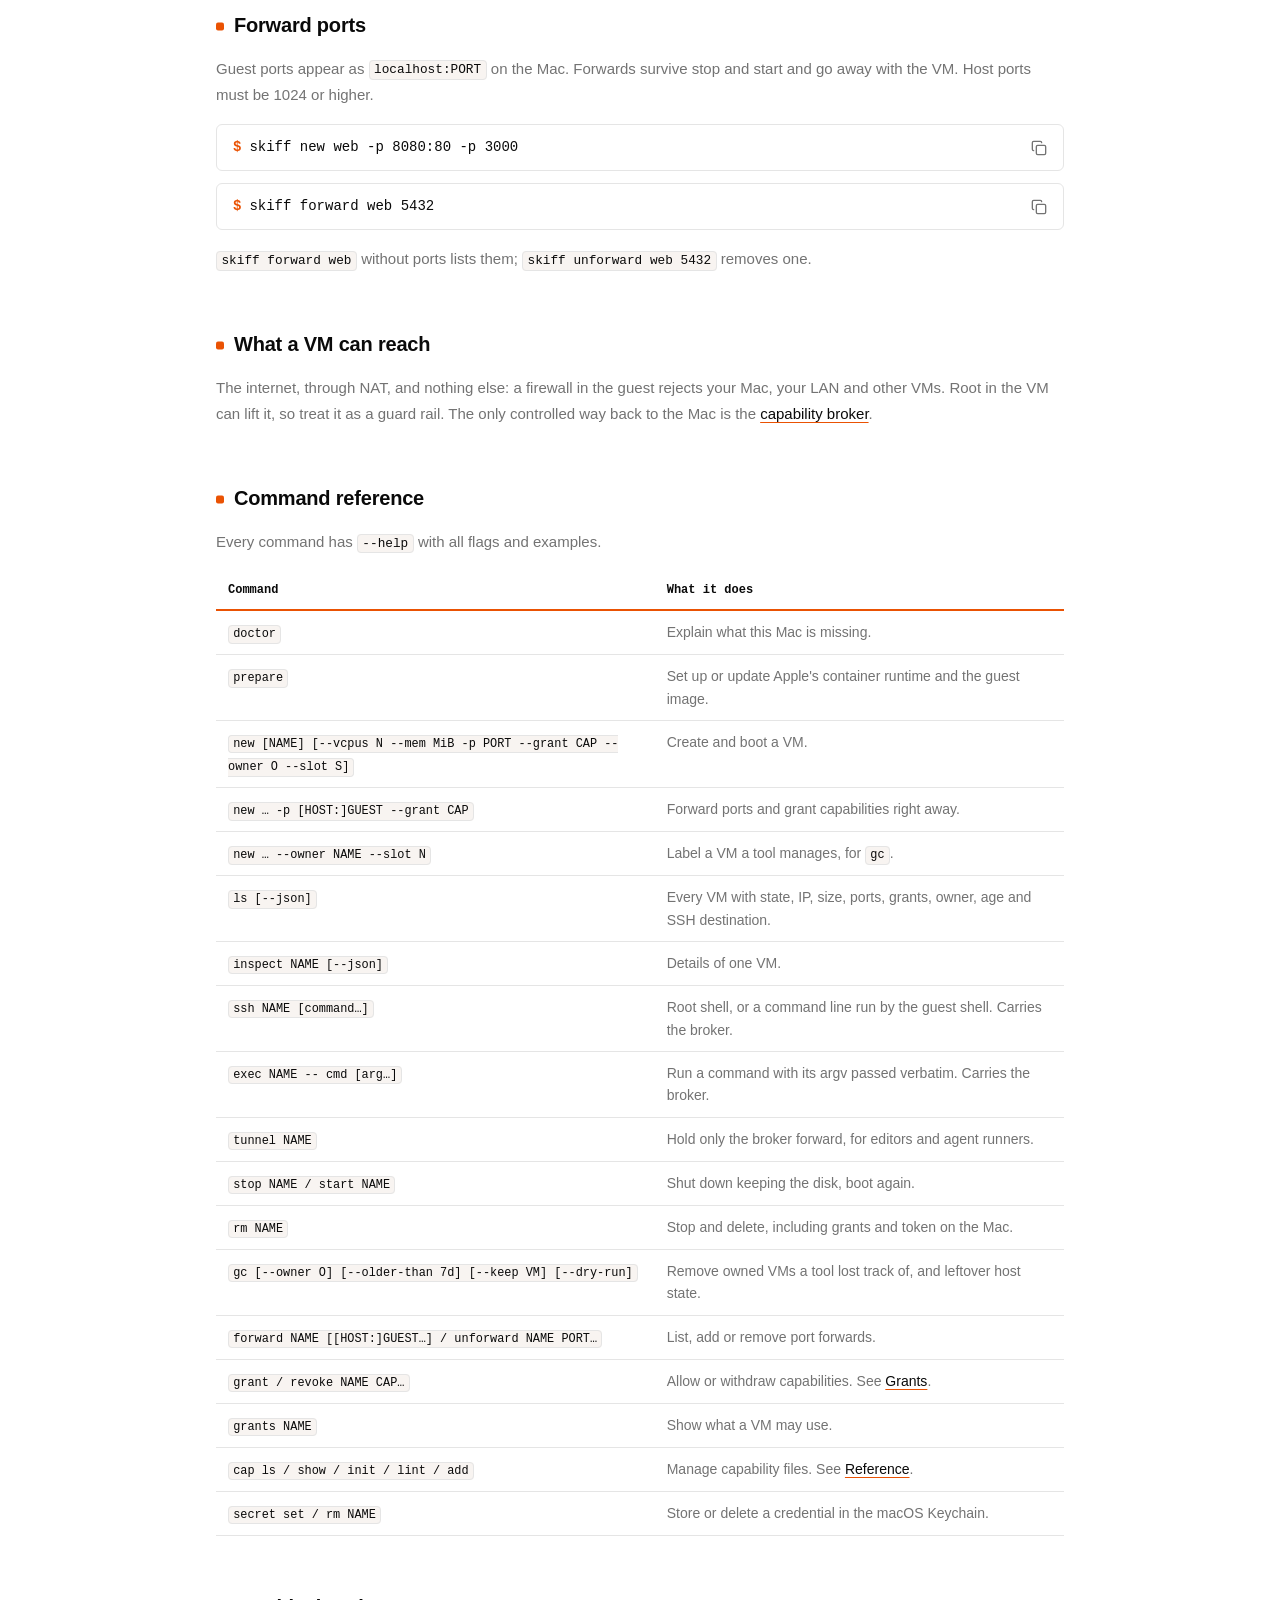
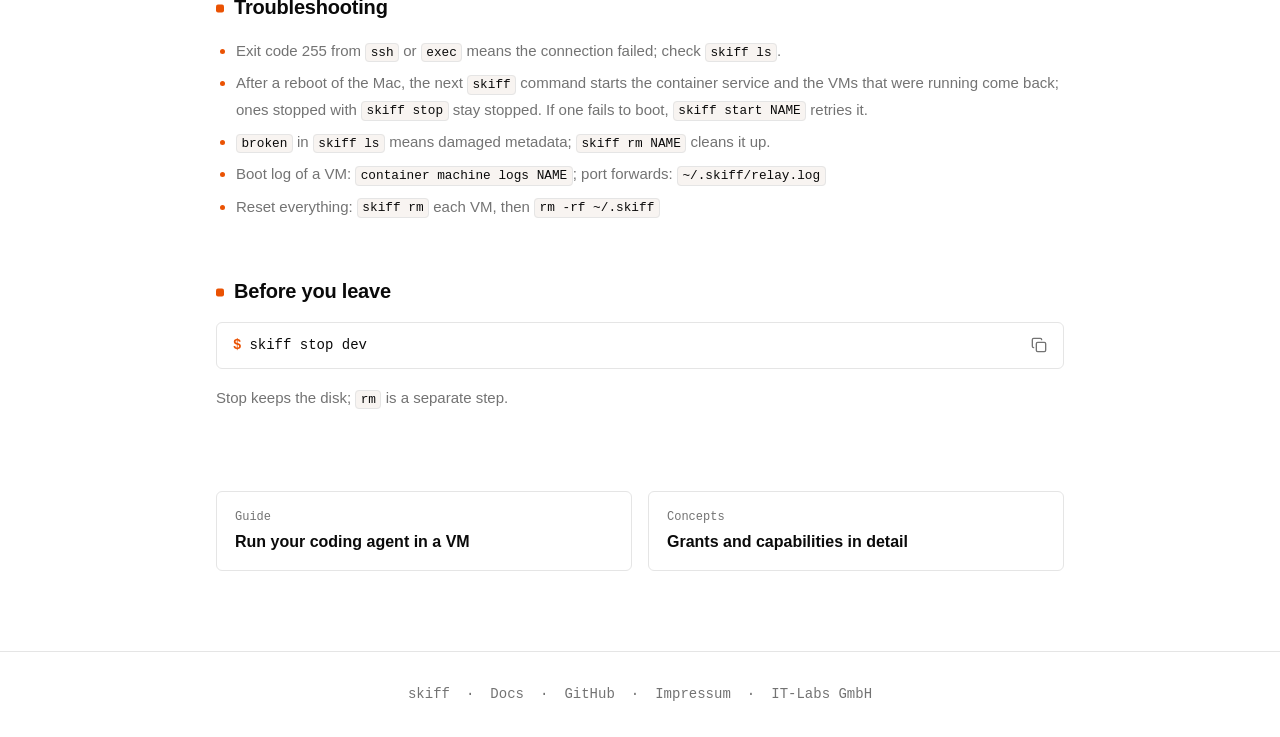
<file: website/docs.html>
<!DOCTYPE html>
<html lang="en">
<head>
  <meta charset="utf-8">
  <meta name="viewport" content="width=device-width, initial-scale=1">
  <title>Start with one VM – skiff docs</title>
  <meta name="description" content="Install skiff on Apple Silicon, start a Linux VM, reach it over SSH and forward its ports. Quickstart and command reference.">
  <meta name="theme-color" content="#ffffff" media="(prefers-color-scheme: light)">
  <meta name="theme-color" content="#232323" media="(prefers-color-scheme: dark)">
  <link rel="icon" href="favicon.svg" type="image/svg+xml">
  <link rel="stylesheet" href="style.css">
  <link rel="stylesheet" href="docs.css">
</head>
<body>
  <header class="container site-header">
    <a class="brand" href="./">skiff</a>
    <nav class="site-nav" aria-label="Main navigation">
      <a href="docs.html" aria-current="page">Docs</a>
      <a href="https://github.com/itlabs-gmbh/skiff">GitHub</a>
      <a href="https://github.com/itlabs-gmbh/skiff/issues">Issues</a>
    </nav>
  </header>

  <main class="docs">
    <nav class="docs-nav" aria-label="Documentation">
      <a href="docs.html" aria-current="page">Quickstart</a>
      <a href="agents.html">Agent guides</a>
      <a href="capabilities.html">Grants &amp; capabilities</a>
      <a href="https://github.com/itlabs-gmbh/skiff#readme">README</a>
    </nav>

    <h1>Start with one VM</h1>
    <p class="lead">Install skiff, start a Linux VM on your Mac, reach it over SSH and bring its ports to localhost.</p>

    <div class="prose">

      <section id="install">
        <h2>Install</h2>
        <p>skiff needs Apple Silicon, macOS 26 or newer (what Apple's <code>container</code> supports), Homebrew and Go 1.26+. Check a Mac with <code>skiff doctor</code>.</p>
        <div class="cmd" data-copy="go install github.com/itlabs-gmbh/skiff/cmd/skiff@latest">
          <span class="prompt" aria-hidden="true">$</span>
          <span class="text">go install github.com/itlabs-gmbh/skiff/cmd/skiff@latest</span>
          <button type="button" aria-label="Copy the install command to the clipboard"></button>
        </div>
        <div class="cmd" data-copy="skiff prepare">
          <span class="prompt" aria-hidden="true">$</span>
          <span class="text">skiff prepare</span>
          <button type="button" aria-label="Copy skiff prepare to the clipboard"></button>
        </div>
        <p><code>prepare</code> is a one-time setup of about a minute and safe to run again. It installs Apple's <code>container</code> through Homebrew if needed, starts its service, builds the guest image (Ubuntu 24.04 with systemd, sshd, your key and an internet-only firewall) and writes an SSH key pair to <code>~/.skiff</code>.</p>
      </section>

      <section id="first-vm">
        <h2>Create and connect</h2>
        <div class="cmd" data-copy="skiff new dev">
          <span class="prompt" aria-hidden="true">$</span>
          <span class="text">skiff new dev</span>
          <button type="button" aria-label="Copy skiff new dev to the clipboard"></button>
        </div>
<pre class="code">dev is running at 192.168.64.2
<span class="dim">  skiff ssh dev</span>
<span class="dim">  ssh dev.skiff</span></pre>
        <p><code>new</code> boots a fresh Ubuntu 24.04 in about half a second and returns once it answers SSH, about two seconds after you hit enter. Without a name, VMs are called <code>vm1</code>, <code>vm2</code> and so on.</p>
        <div class="cmd" data-copy="skiff ssh dev">
          <span class="prompt" aria-hidden="true">$</span>
          <span class="text">skiff ssh dev</span>
          <button type="button" aria-label="Copy skiff ssh dev to the clipboard"></button>
        </div>
        <p>You are root in an Ubuntu 24.04 with its own kernel, disk and IP. To use plain <code>ssh</code>, <code>scp</code>, <code>rsync</code> or your IDE, add one line to <code>~/.ssh/config</code>:</p>
        <div class="cmd" data-copy="Include ~/.skiff/ssh_config">
          <span class="prompt" aria-hidden="true">+</span>
          <span class="text">Include ~/.skiff/ssh_config</span>
          <button type="button" aria-label="Copy the ssh config Include line to the clipboard"></button>
        </div>
        <p>Then <code>ssh dev.skiff</code> works from anywhere. skiff's ProxyCommand connects to the VM and verifies the host key pinned at creation, so neither port forwarding nor <code>sudo</code> is needed on macOS.</p>
      </section>

      <section id="size">
        <h2>Size</h2>
        <p>Defaults are 2 vCPUs and 1 GiB RAM, the minimum Apple's <code>container</code> accepts. The disk is a sparse volume that grows as the VM writes, so there is nothing to size there.</p>
        <div class="cmd" data-copy="skiff new dev --vcpus 4 --mem 2048">
          <span class="prompt" aria-hidden="true">$</span>
          <span class="text">skiff new dev --vcpus 4 --mem 2048</span>
          <button type="button" aria-label="Copy the sized create command to the clipboard"></button>
        </div>
        <p>The guest is a plain Ubuntu 24.04 with git, curl and jq. Install what a task needs over SSH; the <a href="agents.html">agent guide</a> shows the commands for Node, Claude Code and gh.</p>
      </section>

      <section id="ports">
        <h2>Forward ports</h2>
        <p>Guest ports appear as <code>localhost:PORT</code> on the Mac. Forwards survive stop and start and go away with the VM. Host ports must be 1024 or higher.</p>
        <div class="cmd" data-copy="skiff new web -p 8080:80 -p 3000">
          <span class="prompt" aria-hidden="true">$</span>
          <span class="text">skiff new web -p 8080:80 -p 3000</span>
          <button type="button" aria-label="Copy the port forward example to the clipboard"></button>
        </div>
        <div class="cmd" data-copy="skiff forward web 5432">
          <span class="prompt" aria-hidden="true">$</span>
          <span class="text">skiff forward web 5432</span>
          <button type="button" aria-label="Copy skiff forward web 5432 to the clipboard"></button>
        </div>
        <p><code>skiff forward web</code> without ports lists them; <code>skiff unforward web 5432</code> removes one.</p>
      </section>

      <section id="network">
        <h2>What a VM can reach</h2>
        <p>The internet, through NAT, and nothing else: a firewall in the guest rejects your Mac, your LAN and other VMs. Root in the VM can lift it, so treat it as a guard rail. The only controlled way back to the Mac is the <a href="capabilities.html">capability broker</a>.</p>
      </section>

      <section id="commands">
        <h2>Command reference</h2>
        <p>Every command has <code>--help</code> with all flags and examples.</p>
        <div class="table-wrap">
          <table>
            <thead><tr><th>Command</th><th>What it does</th></tr></thead>
            <tbody>
              <tr><td><code>doctor</code></td><td>Explain what this Mac is missing.</td></tr>
              <tr><td><code>prepare</code></td><td>Set up or update Apple's container runtime and the guest image.</td></tr>
              <tr><td><code>new [NAME] [--vcpus N --mem MiB -p PORT --grant CAP --owner O --slot S]</code></td><td>Create and boot a VM.</td></tr>
              <tr><td><code>new … -p [HOST:]GUEST --grant CAP</code></td><td>Forward ports and grant capabilities right away.</td></tr>
              <tr><td><code>new … --owner NAME --slot N</code></td><td>Label a VM a tool manages, for <code>gc</code>.</td></tr>
              <tr><td><code>ls [--json]</code></td><td>Every VM with state, IP, size, ports, grants, owner, age and SSH destination.</td></tr>
              <tr><td><code>inspect NAME [--json]</code></td><td>Details of one VM.</td></tr>
              <tr><td><code>ssh NAME [command…]</code></td><td>Root shell, or a command line run by the guest shell. Carries the broker.</td></tr>
              <tr><td><code>exec NAME -- cmd [arg…]</code></td><td>Run a command with its argv passed verbatim. Carries the broker.</td></tr>
              <tr><td><code>tunnel NAME</code></td><td>Hold only the broker forward, for editors and agent runners.</td></tr>
              <tr><td><code>stop NAME / start NAME</code></td><td>Shut down keeping the disk, boot again.</td></tr>
              <tr><td><code>rm NAME</code></td><td>Stop and delete, including grants and token on the Mac.</td></tr>
              <tr><td><code>gc [--owner O] [--older-than 7d] [--keep VM] [--dry-run]</code></td><td>Remove owned VMs a tool lost track of, and leftover host state.</td></tr>
              <tr><td><code>forward NAME [[HOST:]GUEST…] / unforward NAME PORT…</code></td><td>List, add or remove port forwards.</td></tr>
              <tr><td><code>grant / revoke NAME CAP…</code></td><td>Allow or withdraw capabilities. See <a href="capabilities.html#grants">Grants</a>.</td></tr>
              <tr><td><code>grants NAME</code></td><td>Show what a VM may use.</td></tr>
              <tr><td><code>cap ls / show / init / lint / add</code></td><td>Manage capability files. See <a href="capabilities.html#reference">Reference</a>.</td></tr>
              <tr><td><code>secret set / rm NAME</code></td><td>Store or delete a credential in the macOS Keychain.</td></tr>
            </tbody>
          </table>
        </div>
      </section>

      <section id="troubleshooting">
        <h2>Troubleshooting</h2>
        <ul>
          <li>Exit code 255 from <code>ssh</code> or <code>exec</code> means the connection failed; check <code>skiff ls</code>.</li>
          <li>After a reboot of the Mac, the next <code>skiff</code> command starts the container service and the VMs that were running come back; ones stopped with <code>skiff stop</code> stay stopped. If one fails to boot, <code>skiff start NAME</code> retries it.</li>
          <li><code>broken</code> in <code>skiff ls</code> means damaged metadata; <code>skiff rm NAME</code> cleans it up.</li>
          <li>Boot log of a VM: <code>container machine logs NAME</code>; port forwards: <code>~/.skiff/relay.log</code></li>
          <li>Reset everything: <code>skiff rm</code> each VM, then <code>rm -rf ~/.skiff</code></li>
        </ul>
      </section>

      <section id="leave">
        <h2>Before you leave</h2>
        <div class="cmd" data-copy="skiff stop dev">
          <span class="prompt" aria-hidden="true">$</span>
          <span class="text">skiff stop dev</span>
          <button type="button" aria-label="Copy skiff stop dev to the clipboard"></button>
        </div>
        <p>Stop keeps the disk; <code>rm</code> is a separate step.</p>
      </section>

    </div>

    <nav class="next" aria-label="Read next">
      <a href="agents.html"><span>Guide</span><strong>Run your coding agent in a VM</strong></a>
      <a href="capabilities.html"><span>Concepts</span><strong>Grants and capabilities in detail</strong></a>
    </nav>
  </main>

  <footer class="site-footer">
    <div class="container">
      <a href="./">skiff</a>
      <span aria-hidden="true">·</span>
      <a href="docs.html" aria-current="page">Docs</a>
      <span aria-hidden="true">·</span>
      <a href="https://github.com/itlabs-gmbh/skiff">GitHub</a>
      <span aria-hidden="true">·</span>
      <a href="impressum.html">Impressum</a>
      <span aria-hidden="true">·</span>
      <a href="https://www.it-labs.de">IT-Labs GmbH</a>
    </div>
  </footer>

  <script src="copy.js" defer></script>
</body>
</html>
</file>
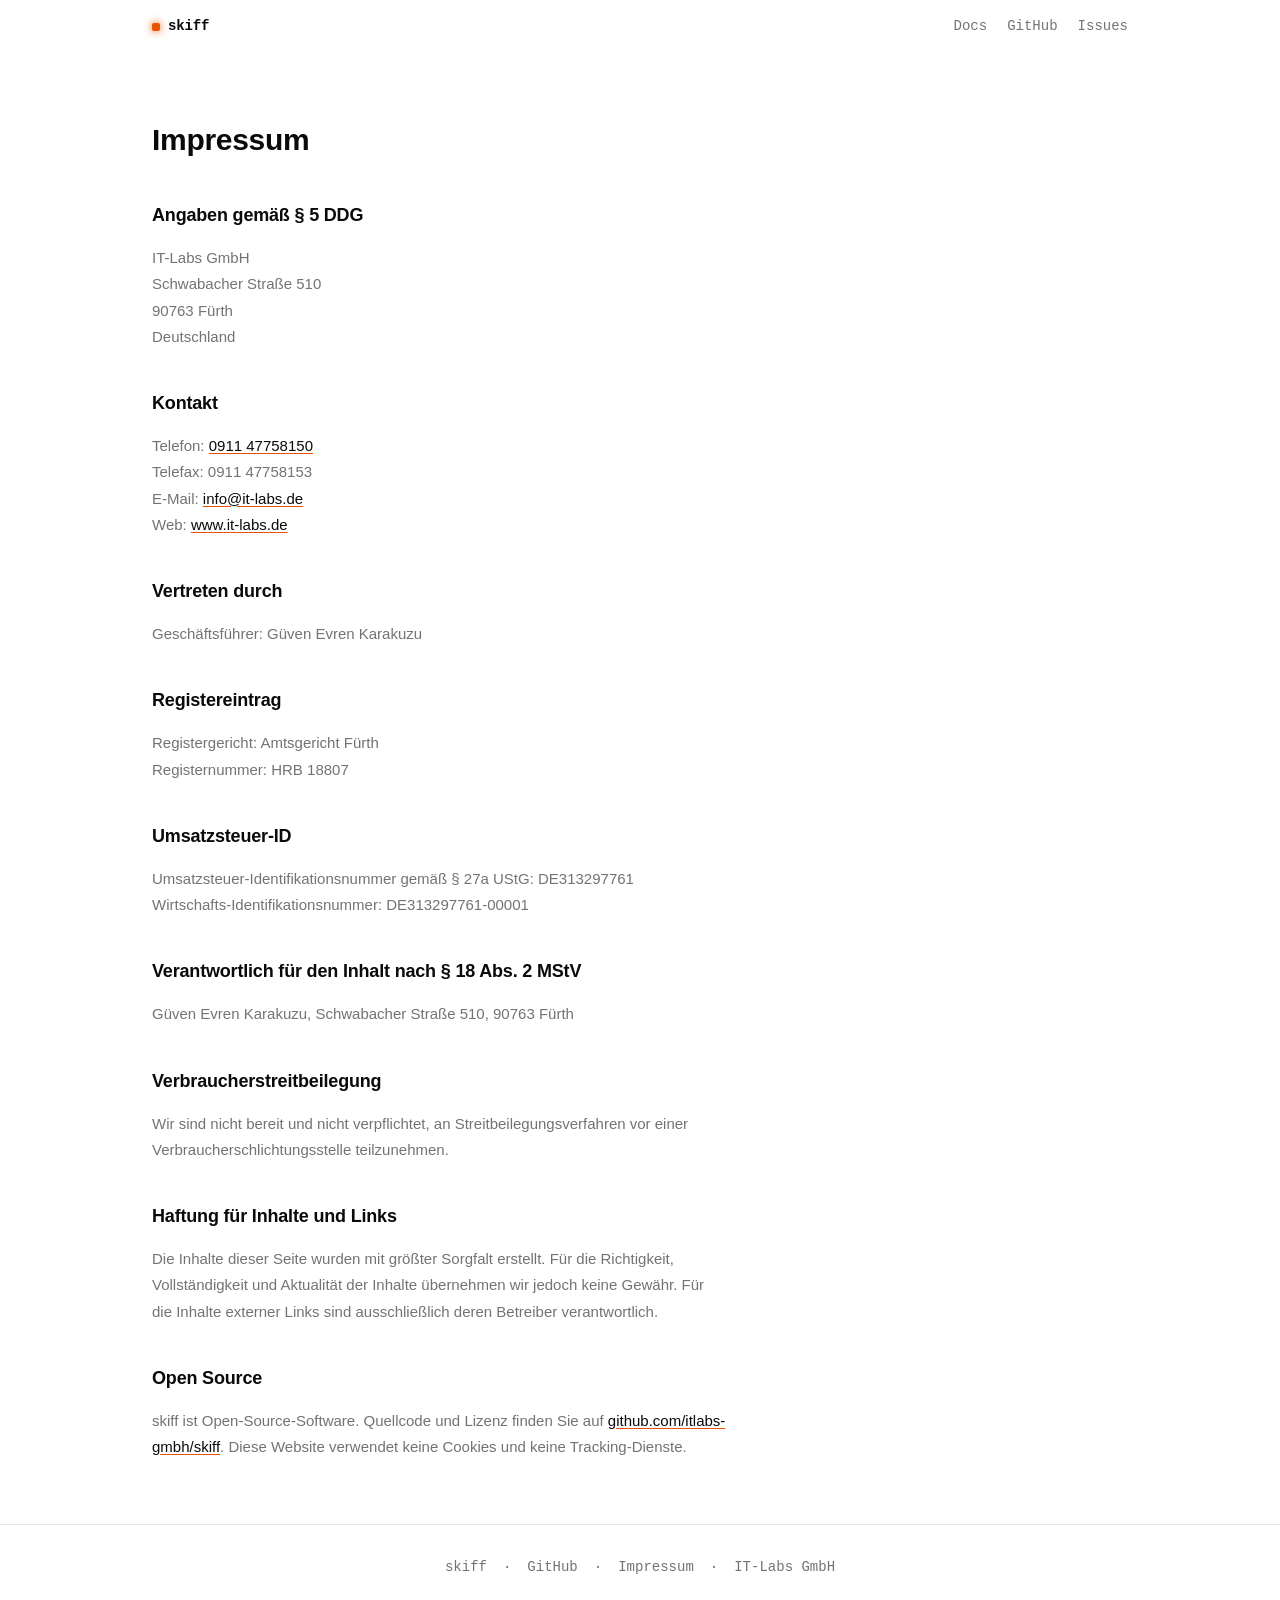
<file: website/impressum.html>
<!DOCTYPE html>
<html lang="de">
<head>
  <meta charset="utf-8">
  <meta name="viewport" content="width=device-width, initial-scale=1">
  <title>Impressum – skiff</title>
  <meta name="robots" content="noindex">
  <meta name="theme-color" content="#ffffff" media="(prefers-color-scheme: light)">
  <meta name="theme-color" content="#232323" media="(prefers-color-scheme: dark)">
  <link rel="icon" href="favicon.svg" type="image/svg+xml">
  <link rel="stylesheet" href="style.css">
</head>
<body>
  <header class="container site-header">
    <a class="brand" href="./">skiff</a>
    <nav class="site-nav" aria-label="Hauptnavigation">
      <a href="docs.html">Docs</a>
      <a href="https://github.com/itlabs-gmbh/skiff">GitHub</a>
      <a href="https://github.com/itlabs-gmbh/skiff/issues">Issues</a>
    </nav>
  </header>

  <main>
    <div class="container legal">
      <div class="narrow">
        <h1>Impressum</h1>

        <h2>Angaben gemäß § 5 DDG</h2>
        <address>
          IT-Labs GmbH<br>
          Schwabacher Straße 510<br>
          90763 Fürth<br>
          Deutschland
        </address>

        <h2>Kontakt</h2>
        <p>
          Telefon: <a href="tel:+4991147758150">0911 47758150</a><br>
          Telefax: 0911 47758153<br>
          E-Mail: <a href="mailto:info@it-labs.de">info@it-labs.de</a><br>
          Web: <a href="https://www.it-labs.de">www.it-labs.de</a>
        </p>

        <h2>Vertreten durch</h2>
        <p>Geschäftsführer: Güven Evren Karakuzu</p>

        <h2>Registereintrag</h2>
        <p>
          Registergericht: Amtsgericht Fürth<br>
          Registernummer: HRB 18807
        </p>

        <h2>Umsatzsteuer-ID</h2>
        <p>
          Umsatzsteuer-Identifikationsnummer gemäß § 27a UStG: DE313297761<br>
          Wirtschafts-Identifikationsnummer: DE313297761-00001
        </p>

        <h2>Verantwortlich für den Inhalt nach § 18 Abs. 2 MStV</h2>
        <p>Güven Evren Karakuzu, Schwabacher Straße 510, 90763 Fürth</p>

        <h2>Verbraucherstreitbeilegung</h2>
        <p>Wir sind nicht bereit und nicht verpflichtet, an Streitbeilegungsverfahren vor einer Verbraucherschlichtungsstelle teilzunehmen.</p>

        <h2>Haftung für Inhalte und Links</h2>
        <p>Die Inhalte dieser Seite wurden mit größter Sorgfalt erstellt. Für die Richtigkeit, Vollständigkeit und Aktualität der Inhalte übernehmen wir jedoch keine Gewähr. Für die Inhalte externer Links sind ausschließlich deren Betreiber verantwortlich.</p>

        <h2>Open Source</h2>
        <p>skiff ist Open-Source-Software. Quellcode und Lizenz finden Sie auf <a href="https://github.com/itlabs-gmbh/skiff">github.com/itlabs-gmbh/skiff</a>. Diese Website verwendet keine Cookies und keine Tracking-Dienste.</p>
      </div>
    </div>
  </main>

  <footer class="site-footer">
    <div class="container">
      <a href="./">skiff</a>
      <span aria-hidden="true">·</span>
      <a href="https://github.com/itlabs-gmbh/skiff">GitHub</a>
      <span aria-hidden="true">·</span>
      <a href="impressum.html" aria-current="page">Impressum</a>
      <span aria-hidden="true">·</span>
      <a href="https://www.it-labs.de">IT-Labs GmbH</a>
    </div>
  </footer>
</body>
</html>
</file>
<file: website/style.css>
/* skiff website – design tokens modelled on a neutral shadcn palette,
   with one ember accent (Firecracker) as the brand colour */
:root {
  --background: oklch(100% 0 0);
  --foreground: oklch(14.5% 0 0);
  --card: oklch(100% 0 0);
  --muted-foreground: oklch(55.6% 0 0);
  --border: oklch(92.2% 0 0);
  --muted: oklch(97% .006 60);
  --accent: oklch(64% .2 40);
  --accent-soft: oklch(64% .2 40 / .12);
  --radius: .375rem;
  --max-width: 64rem;
  --font-sans: -apple-system, BlinkMacSystemFont, "Inter", "Segoe UI", Roboto, "Helvetica Neue", Arial, sans-serif;
  --font-mono: ui-monospace, SFMono-Regular, Menlo, Monaco, Consolas, "Liberation Mono", "Courier New", monospace;
  color-scheme: light dark;
}

@media (prefers-color-scheme: dark) {
  :root {
    --background: oklch(14.5% 0 0);
    --foreground: oklch(98.5% 0 0);
    --card: oklch(20.5% 0 0);
    --muted-foreground: oklch(70.8% 0 0);
    --border: oklch(100% 0 0 / .1);
    --muted: oklch(19% .008 60);
    --accent: oklch(74% .17 52);
    --accent-soft: oklch(74% .17 52 / .14);
  }
}

*, *::before, *::after { box-sizing: border-box; }

html { -webkit-text-size-adjust: 100%; }

body {
  margin: 0;
  min-height: 100svh;
  display: flex;
  flex-direction: column;
  background: var(--background);
  color: var(--foreground);
  font-family: var(--font-sans);
  font-size: 1rem;
  line-height: 1.5;
  -webkit-font-smoothing: antialiased;
}

a { color: inherit; text-decoration: none; }
a:hover { color: var(--foreground); }

::selection { background: var(--accent-soft); }

code, .mono { font-family: var(--font-mono); }
p code { font-size: .9em; }

h1, h2, h3 { margin: 0; letter-spacing: -.01em; }

.container {
  width: 100%;
  max-width: var(--max-width);
  margin: 0 auto;
  padding: 0 1.5rem;
}

/* header / nav */
.site-header {
  display: flex;
  align-items: center;
  justify-content: space-between;
  padding-top: 1rem;
  padding-bottom: 1rem;
  flex-shrink: 0;
}

.brand {
  display: inline-flex;
  align-items: center;
  gap: .5rem;
  font-family: var(--font-mono);
  font-size: .875rem;
  font-weight: 600;
  letter-spacing: -.01em;
}

.brand::before {
  content: "";
  width: .5rem;
  height: .5rem;
  border-radius: 2px;
  background: var(--accent);
  box-shadow: 0 0 .5rem var(--accent);
}

.site-nav {
  display: flex;
  gap: 1.25rem;
  font-family: var(--font-mono);
  font-size: .875rem;
  color: var(--muted-foreground);
}
.site-nav a[aria-current="page"],
.site-nav a[aria-current="true"] {
  color: var(--foreground);
  text-decoration: underline;
  text-decoration-color: var(--accent);
  text-decoration-thickness: 2px;
  text-underline-offset: 6px;
}

main { flex: 1; display: flex; flex-direction: column; }

/* hero */
.hero {
  flex: 1;
  display: flex;
  flex-direction: column;
  align-items: center;
  justify-content: center;
  gap: 1.5rem;
  padding-top: 4rem;
  padding-bottom: 4rem;
  text-align: center;
}

.badge {
  display: inline-flex;
  align-items: center;
  height: 1.25rem;
  padding: 0 .5rem;
  border: 1px solid var(--accent);
  background: var(--accent-soft);
  font-family: var(--font-mono);
  font-size: .75rem;
  font-weight: 500;
  white-space: nowrap;
}

.hero h1 {
  max-width: 48rem;
  font-size: 2.25rem;
  font-weight: 600;
  line-height: 1.1;
  text-wrap: balance;
}

.hero .lead {
  max-width: 36rem;
  margin: 0;
  font-size: 1rem;
  color: var(--muted-foreground);
  text-wrap: balance;
}

@media (min-width: 640px) {
  .hero h1 { font-size: 3.75rem; }
  .hero .lead { font-size: 1.125rem; }
}

/* command boxes */
.cmd {
  display: flex;
  align-items: center;
  gap: .5rem;
  padding: .75rem 1rem;
  border: 1px solid var(--border);
  border-radius: var(--radius);
  background: var(--card);
  font-family: var(--font-mono);
  font-size: .875rem;
  text-align: left;
}

.cmd .prompt { color: var(--accent); font-weight: 600; user-select: none; }
.cmd .text { flex: 1; min-width: 0; font-weight: 500; overflow-wrap: anywhere; }

.cmd button {
  margin-left: .25rem;
  padding: 0;
  border: 0;
  background: none;
  color: var(--muted-foreground);
  cursor: pointer;
  line-height: 0;
  transition: color .15s;
}
.cmd button:hover, .cmd button[data-copied] { color: var(--foreground); }
.cmd button svg { width: 1rem; height: 1rem; }

.hero .cmd { margin-top: 1rem; }
.hero .hint { margin: 0 0 .75rem; font-size: .75rem; color: var(--muted-foreground); }
.hero .hint a, .hint a, .link {
  text-decoration: underline;
  text-decoration-color: var(--accent);
  text-underline-offset: 2px;
}

/* terminal output block */
.term {
  width: 100%;
  overflow-x: auto;
  padding: .75rem 1rem;
  border: 1px solid var(--border);
  border-radius: var(--radius);
  background: var(--card);
  font-family: var(--font-mono);
  font-size: .8125rem;
  line-height: 2;
  text-align: left;
  white-space: pre;
}
.term .dim { color: var(--muted-foreground); }
@media (min-width: 640px) { .term, .cmd { font-size: .875rem; } }

/* sections */
section { border-top: 1px solid var(--border); }

.section {
  padding-top: 5rem;
  padding-bottom: 5rem;
}

.section--center {
  display: flex;
  flex-direction: column;
  align-items: center;
  text-align: center;
}

.section h2 {
  font-size: 1.25rem;
  font-weight: 600;
}
@media (min-width: 640px) { .section h2 { font-size: 1.5rem; } }

.section .intro {
  max-width: 36rem;
  margin: .75rem 0 0;
  font-size: .875rem;
  line-height: 1.75;
  color: var(--muted-foreground);
}
@media (min-width: 640px) { .section .intro { font-size: 1rem; } }

.section--center .term { max-width: 36rem; margin-top: 2rem; }
.section--center .note {
  max-width: 36rem;
  margin: 1rem 0 0;
  font-size: .75rem;
  line-height: 1.5rem;
  color: var(--muted-foreground);
}

.grid {
  display: grid;
  gap: 2.5rem;
  margin-top: 2rem;
}
@media (min-width: 768px) {
  .grid--2 { grid-template-columns: repeat(2, minmax(0, 1fr)); }
  .grid--3 { grid-template-columns: repeat(3, minmax(0, 1fr)); }
}

.card { min-width: 0; }
.card h3, .card h2 {
  padding-top: 1rem;
  border-top: 2px solid var(--accent);
  font-size: 1rem;
  font-weight: 600;
}
.card h3.small { font-size: .875rem; }
.card p {
  margin: 1rem 0 0;
  font-size: .875rem;
  line-height: 1.75;
  color: var(--muted-foreground);
}
.card .cmd, .card .term { margin-top: 1rem; }
.card .term { font-size: .75rem; }
.term--wrap { white-space: pre-wrap; overflow-wrap: anywhere; }
@media (min-width: 768px) { .grid--wide-left { grid-template-columns: 3fr 2fr; } }
.card .cmd + .cmd { margin-top: .75rem; }

.narrow { max-width: 36rem; }
.narrow h2 {
  padding-top: 1rem;
  border-top: 2px solid var(--accent);
  font-size: 1.125rem;
  font-weight: 600;
}
.narrow p {
  margin: 1rem 0 0;
  font-size: .875rem;
  line-height: 1.75;
  color: var(--muted-foreground);
}
@media (min-width: 640px) { .narrow p { font-size: 1rem; } }

/* footer */
.site-footer { border-top: 1px solid var(--border); }
.site-footer .container {
  display: flex;
  flex-wrap: wrap;
  align-items: center;
  justify-content: center;
  gap: .25rem 1rem;
  padding-top: 2rem;
  padding-bottom: 2rem;
  font-family: var(--font-mono);
  font-size: .875rem;
  color: var(--muted-foreground);
}

/* legal page */
.legal { padding-top: 4rem; padding-bottom: 4rem; }
.legal h1 { font-size: 1.875rem; font-weight: 600; }
.legal h2 { margin-top: 2.5rem; font-size: 1.125rem; font-weight: 600; }
.legal p, .legal address {
  margin: 1rem 0 0;
  font-style: normal;
  font-size: .9375rem;
  line-height: 1.75;
  color: var(--muted-foreground);
}
.legal a { color: var(--foreground); text-decoration: underline; text-decoration-color: var(--accent); text-underline-offset: 2px; }

/* the legal page reuses .narrow for width only, not the ruled headings */
.legal .narrow h2 { padding-top: 0; border-top: 0; }
.legal .narrow h1 { border-top: 0; padding-top: 0; }

/* measured timings */
.card h3.stat {
  font-family: var(--font-mono);
  font-size: 1.75rem;
  font-weight: 600;
  letter-spacing: -.02em;
}
</file>
<file: website/docs.css>
/* documentation pages – loaded after style.css, reuses its tokens */

.docs {
  width: 100%;
  max-width: 56rem;
  margin: 0 auto;
  padding: 3rem 1.5rem 5rem;
}
@media (min-width: 640px) { .docs { padding-top: 5rem; } }

/* section switcher above the title */
.docs-nav {
  display: flex;
  flex-wrap: wrap;
  gap: .5rem 1.25rem;
  margin-bottom: 2.5rem;
  font-family: var(--font-mono);
  font-size: .875rem;
  color: var(--muted-foreground);
}
.docs-nav a:hover { color: var(--foreground); }
.docs-nav a[aria-current="page"] {
  color: var(--foreground);
  text-decoration: underline;
  text-decoration-color: var(--accent);
  text-decoration-thickness: 2px;
  text-underline-offset: 6px;
}

.docs h1 {
  font-size: 1.875rem;
  font-weight: 600;
  line-height: 1.2;
  text-wrap: balance;
}
.docs .lead {
  max-width: 42rem;
  margin: 1rem 0 0;
  font-size: 1.125rem;
  line-height: 1.75;
  color: var(--muted-foreground);
}

/* "on this page" */
.toc {
  margin-top: 2.5rem;
  padding: 1rem 1.25rem;
  border: 1px solid var(--border);
  border-left: 2px solid var(--accent);
  border-radius: var(--radius);
  background: var(--muted);
  font-size: .875rem;
}
.toc strong {
  display: block;
  margin-bottom: .5rem;
  font-family: var(--font-mono);
  font-size: .75rem;
  font-weight: 600;
  letter-spacing: .04em;
  text-transform: uppercase;
  color: var(--muted-foreground);
}
.toc ol {
  margin: 0;
  padding-left: 1.25rem;
  columns: 2 14rem;
  column-gap: 2rem;
}
.toc li { margin: 0 0 .375rem; break-inside: avoid; }
.toc li::marker { color: var(--accent); font-family: var(--font-mono); }
.toc a:hover { text-decoration: underline; text-decoration-color: var(--accent); }

/* body copy */
.prose { margin-top: 3rem; font-size: .9375rem; }
.prose section { border-top: 0; margin-top: 3.5rem; scroll-margin-top: 1.5rem; }
.prose section:first-child { margin-top: 0; }

.prose h2 {
  display: flex;
  align-items: baseline;
  gap: .625rem;
  margin-bottom: 1rem;
  font-size: 1.25rem;
  font-weight: 600;
}
.prose h2::before {
  content: "";
  flex-shrink: 0;
  width: .5rem;
  height: .5rem;
  border-radius: 2px;
  background: var(--accent);
  transform: translateY(-.1rem);
}
.prose h3 {
  margin: 2rem 0 .75rem;
  font-size: 1rem;
  font-weight: 600;
  scroll-margin-top: 1.5rem;
}
.prose p, .prose li { line-height: 1.75; color: var(--muted-foreground); }
.prose p { margin: 1rem 0; }
.prose ul, .prose ol { margin: 1rem 0; padding-left: 1.25rem; }
.prose li { margin: .375rem 0; }
.prose li::marker { color: var(--accent); }
.prose strong { color: var(--foreground); font-weight: 600; }

.prose a {
  color: var(--foreground);
  text-decoration: underline;
  text-decoration-color: var(--accent);
  text-underline-offset: 3px;
}

.prose :not(pre) > code {
  padding: .1em .35em;
  border: 1px solid var(--border);
  border-radius: .25rem;
  background: var(--muted);
  font-size: .85em;
  color: var(--foreground);
  overflow-wrap: anywhere;
}
@media (min-width: 640px) {
  .prose td code, .prose th code { white-space: nowrap; }
  .prose td:first-child code { white-space: normal; }
}

.prose .cmd, .prose .term { margin: 1rem 0; }
.prose .cmd + .cmd { margin-top: -.25rem; }

/* code listings (TOML, logs, diagrams) */
.code {
  margin: 1rem 0;
  padding: 1rem 1.25rem;
  overflow-x: auto;
  border: 1px solid var(--border);
  border-radius: var(--radius);
  background: var(--card);
  font-family: var(--font-mono);
  font-size: .8125rem;
  line-height: 1.65;
  white-space: pre;
}
.code .dim { color: var(--muted-foreground); }
.code .hl { color: var(--accent); }
.code-title {
  margin: 1.5rem 0 -.5rem;
  font-family: var(--font-mono);
  font-size: .75rem;
  color: var(--muted-foreground);
}

/* tables */
.table-wrap { margin: 1rem 0; overflow-x: auto; }
.prose table { width: 100%; border-collapse: collapse; font-size: .875rem; }
.prose th, .prose td {
  padding: .625rem .75rem;
  border-bottom: 1px solid var(--border);
  text-align: left;
  vertical-align: top;
}
.prose th {
  font-family: var(--font-mono);
  font-size: .75rem;
  font-weight: 600;
  color: var(--foreground);
  border-bottom: 2px solid var(--accent);
}
.prose td { line-height: 1.6; color: var(--muted-foreground); }
.prose td:first-child { color: var(--foreground); }

/* asides */
.callout {
  margin: 1.5rem 0;
  padding: .875rem 1.125rem;
  border-left: 2px solid var(--accent);
  border-radius: 0 var(--radius) var(--radius) 0;
  background: var(--accent-soft);
}
.prose .callout p { margin: 0; color: var(--foreground); }
.prose .callout p + p { margin-top: .5rem; }

/* key concepts side by side */
.concepts {
  display: grid;
  gap: 1rem;
  margin: 1.5rem 0;
}
@media (min-width: 640px) { .concepts { grid-template-columns: repeat(2, minmax(0, 1fr)); } }
.concept {
  padding: 1rem 1.125rem;
  border: 1px solid var(--border);
  border-top: 2px solid var(--accent);
  border-radius: var(--radius);
}
.concept h3 { margin: 0; font-family: var(--font-mono); font-size: .875rem; }
.prose .concept p { margin: .5rem 0 0; font-size: .875rem; }

/* numbered request walk-through */
.steps { counter-reset: step; list-style: none; padding-left: 0; }
.prose .steps li {
  position: relative;
  padding-left: 2.25rem;
  counter-increment: step;
}
.prose .steps li::before {
  content: counter(step);
  position: absolute;
  left: 0;
  top: .2rem;
  display: grid;
  place-items: center;
  width: 1.5rem;
  height: 1.5rem;
  border-radius: 999px;
  background: var(--accent-soft);
  color: var(--accent);
  font-family: var(--font-mono);
  font-size: .75rem;
  font-weight: 600;
}

/* "read next" links at the end of a page */
.next {
  display: grid;
  gap: 1rem;
  margin-top: 4rem;
}
@media (min-width: 640px) { .next { grid-template-columns: repeat(2, minmax(0, 1fr)); } }
.next a {
  display: block;
  padding: 1rem 1.125rem;
  border: 1px solid var(--border);
  border-radius: var(--radius);
  transition: border-color .15s;
}
.next a:hover { border-color: var(--accent); }
.next span { display: block; font-family: var(--font-mono); font-size: .75rem; color: var(--muted-foreground); }
.next strong { display: block; margin-top: .25rem; font-weight: 600; }
</file>
